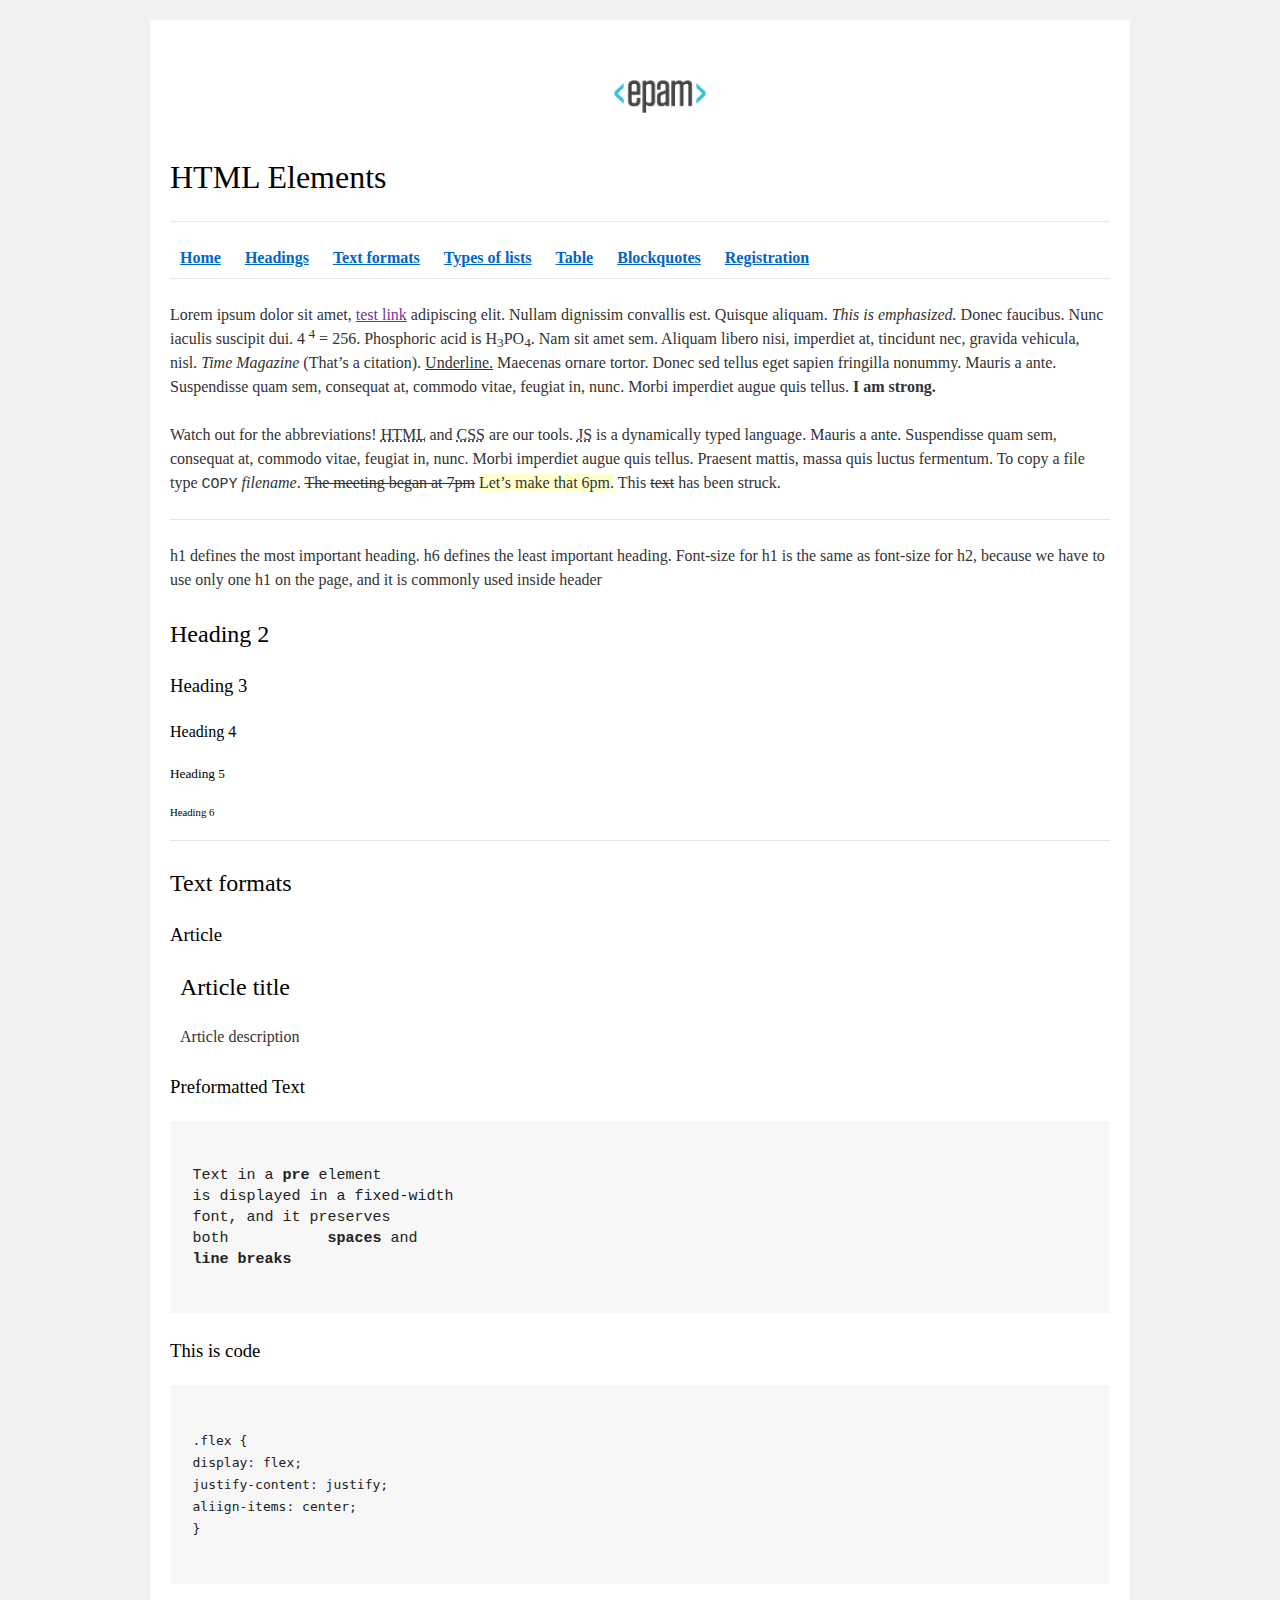
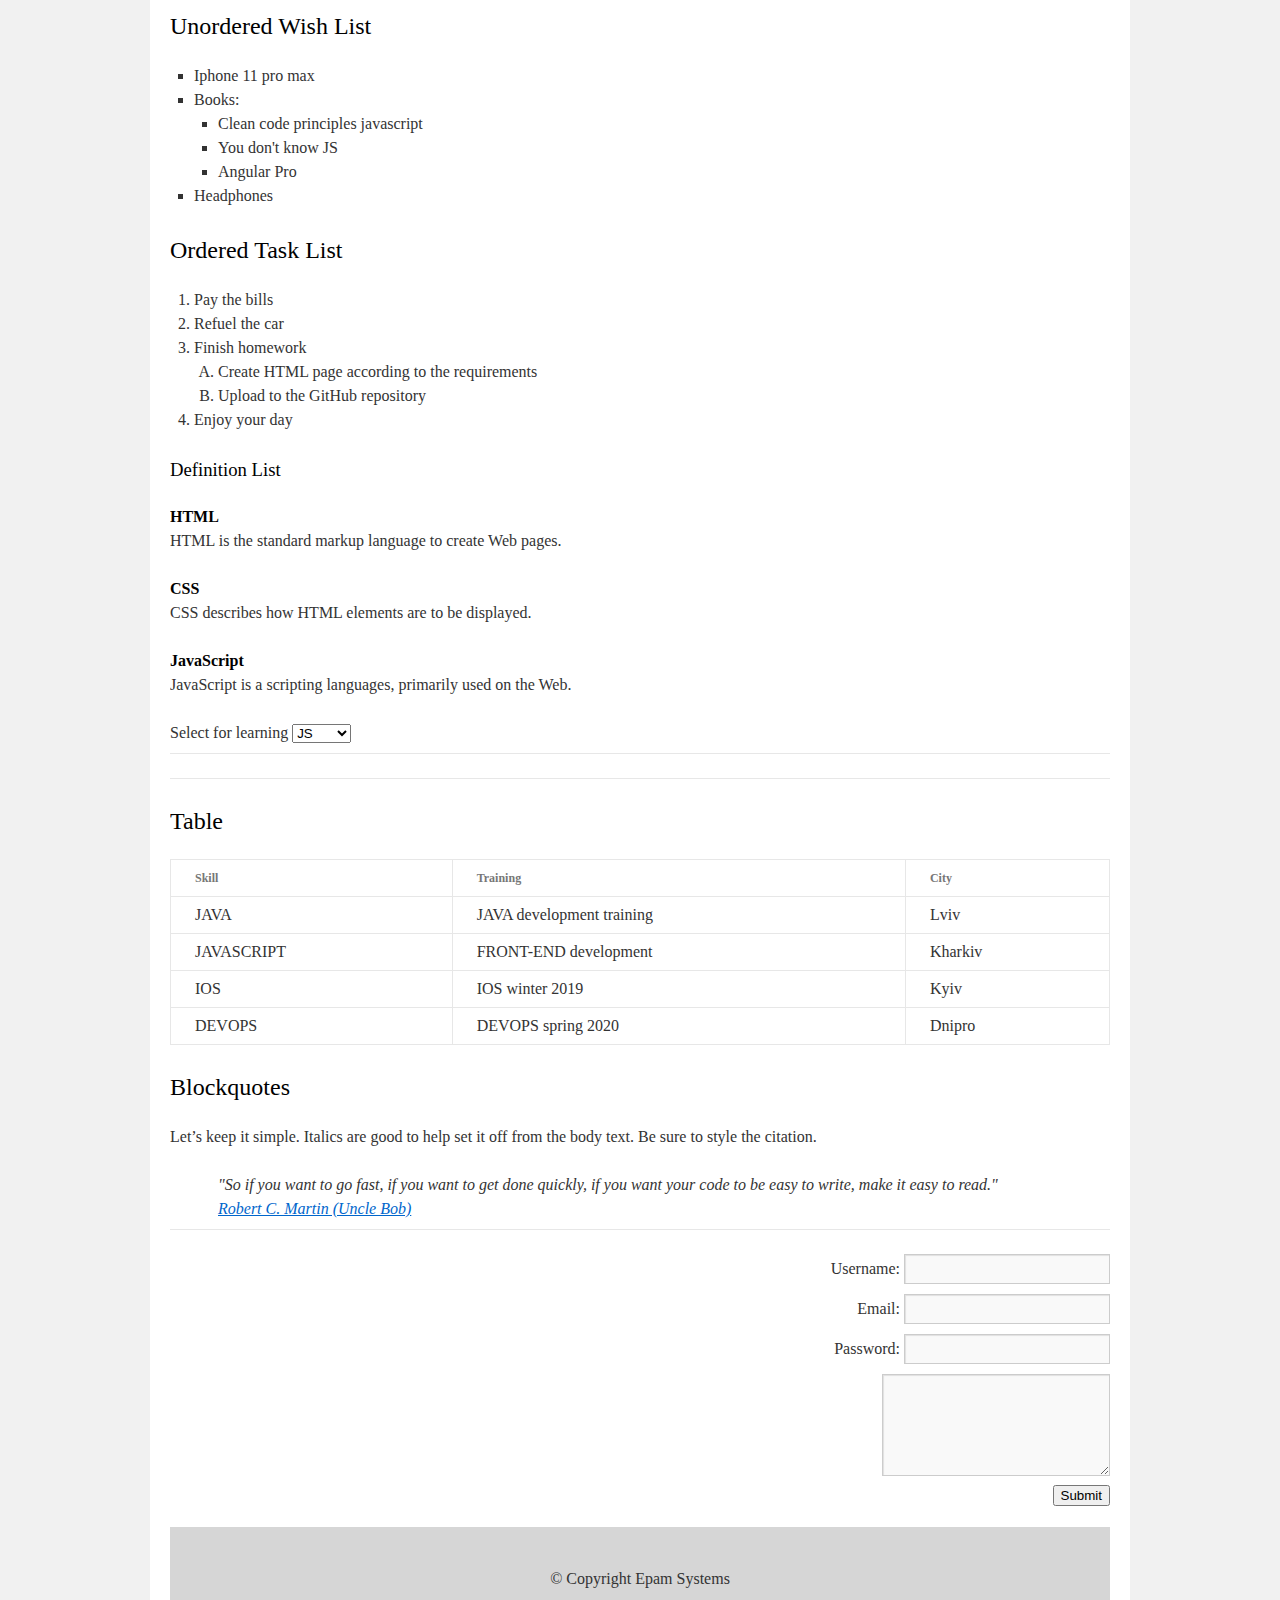
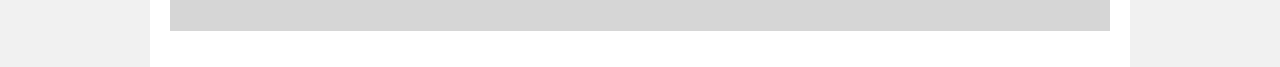
<file: FL12_HW1/homework/index.html>
<!DOCTYPE html>
<html lang="en">

<head>
  <meta charset="utf-8">
  <title>HTML Basics</title>
  <link rel="stylesheet" href="style.css">
</head>

<body>
  <div id="wrapper">
    <div id="main">
      <div id="container">
        <div id="content" role="main">
        <header>
          <img src="logo.png" alt="Logo of Epam">
          <h1>HTML Elements</h1>
          <hr>
          <nav>
            <a href="#home"><b>Home</b></a> 
            <a href="#headings"><b>Headings</b></a> 
            <a href="#textFormats"><b>Text formats</b></a> 
            <a href="#typesLists"><b>Types of lists</b></a> 
            <a href="table"><b>Table</b></a> 
            <a href="blcq"><b>Blockquotes</b></a> 
            <a href="regForm"><b>Registration</b></a> 
          </nav>
          <hr>
        </header>
        <div id="home">
          <p>Lorem ipsum dolor sit amet,
            <a href="">test link</a>
            adipiscing elit.
            Nullam dignissim convallis est. Quisque aliquam.
            <em>This is emphasized.</em>
            Donec faucibus. Nunc iaculis suscipit dui. 
            4<sup> 4</sup> = 256.
            Phosphoric acid is H<sub>3</sub>PO<sub>4</sub>.
            Nam sit amet sem. Aliquam libero nisi, imperdiet at, tincidunt nec, gravida vehicula, nisl.
            <cite>Time Magazine</cite>
            (That’s a citation).
            <u>Underline.</u>
            Maecenas ornare tortor. Donec sed tellus eget sapien fringilla nonummy. Mauris a ante. Suspendisse quam sem, consequat at, commodo vitae, feugiat in, nunc. Morbi imperdiet augue quis tellus.
            <strong>I am strong.</strong>
          </p>
          <p>Watch out for the abbreviations!
            <abbr title="Hyper Text Markup Language">HTML</abbr>
            and
            <abbr title="Cascading Style Sheets">CSS</abbr>
            are our tools.
            <abbr title="JavaScript">JS</abbr>
            is a dynamically typed language.
            Mauris a ante. Suspendisse quam sem, consequat at, commodo vitae, feugiat in, nunc. Morbi imperdiet augue quis tellus. Praesent mattis, massa quis luctus fermentum. To copy a file type
            <kbd>COPY</kbd>
            <em>filename</em>.
            <del>The meeting began at 7pm</del>
            <ins>Let’s make that 6pm.</ins>
            This <s>text</s> has been struck.
          </p>
        </div>
        <hr>
        <div id="headings">
            <p>h1 defines the most important heading. h6 defines the least important heading. 
              Font-size for h1 is the same as font-size for h2, because we have to use only one h1 on the page, and it is commonly used inside header</p>
            <h2>Heading 2</h2>
            <h3>Heading 3</h3>
            <h4>Heading 4</h4>
            <h5>Heading 5</h5>
            <h6>Heading 6</h6>
        </div>
        <hr>
        <section id="textFormats">
            <h2>Text formats</h2>
            <h3>Article</h3>
            <article>
              <header>
                  <h2>Article title</h2>
              </header>
              <p>Article description</p>
            </article>
            <h3>Preformatted Text</h3>
            <pre>

Text in a <strong>pre</strong> element
is displayed in a fixed-width
font, and it preserves
both           <b>spaces</b> and
<b>line breaks</b>

</pre>
            <h3>This is code</h3>
            <pre><code>
.flex {
display: flex;
justify-content: justify;
aliign-items: center;
}

</code></pre>
        </section>
        <section id="typesLists">
          <h2>Unordered Wish List</h2>
            <ul>
              <li>Iphone 11 pro max</li>
              <li>Books:
                <ul>
                  <li>Clean code principles javascript</li>
                  <li>You don't know JS</li>
                  <li>Angular Pro</li>
                </ul>
              </li>
              <li>Headphones</li>
            </ul>
          <h2>Ordered Task List</h2>
            <ol>
              <li>Pay the bills</li>
              <li>Refuel the car</li>
              <li>Finish homework
                <ol type= "A">
                  <li>Create HTML page according to the requirements</li>
                  <li>Upload to the GitHub repository</li>
                </ol>
              </li>
              <li>Enjoy your day</li>
            </ol>
          <h3>Definition List</h3>
          <dl>
            <dt>HTML</dt>
            <dd>HTML is the standard markup language to create Web pages.
            <dt>CSS</dt>
            <dd>CSS describes how HTML elements are to be displayed.</dd>
            <dt>JavaScript</dt>
            <dd>JavaScript is a scripting languages, primarily used on the Web.</dd>
          </dl>
          <span>Select for learning</span>
          <select>
              <option value="js">JS</option>
              <option value="html">HTML</option>
              <option value="css">CSS</option>
            </select>
        </section>  
        <hr>
        <hr>
        <section id="table">
          <h2>Table</h2>
          <table>
              <tr>
                <th>Skill</th>
                <th>Training</th>
                <th>City</th>
              </tr>
              <tr>
                <td>JAVA</td>
                <td>JAVA development training</td>
                <td>Lviv</td>
              </tr>
              <tr>
                <td>JAVASCRIPT</td>
                <td>FRONT-END development</td>
                <td>Kharkiv</td>
              </tr>
              <tr>
                <td>IOS</td>
                <td>IOS winter 2019</td>
                <td>Kyiv</td>
              </tr>
              <tr>
                <td>DEVOPS</td>
                <td>DEVOPS spring 2020</td>
                <td>Dnipro</td>
              </tr>
            </table>
        </section> 
        <section id="blcq">
          <h2>Blockquotes</h2>
          <p>Let’s keep it simple. Italics are good to help set it off from the body text. Be sure to style the citation.</p>
          <blockquote>"So if you want to go fast, if you want to get done quickly, if you want your code to be easy to write, make it easy to read."
            <br> <a href="#">Robert C. Martin (Uncle Bob)</a> 
          </blockquote>
        </section>
        <hr>
        <div id="regForm">
          <form>
            <fieldset>
              Username: <input type="text"><br>
              Email: <input type="text"><br>
              Password: <input type="text"><br>
              <textarea cols="23" rows="4"></textarea>
            </fieldset>
            <button type="submit">Submit</button>  
          </form>
        </div>
        <footer>
            &copy; Copyright Epam Systems
        </footer>
        </div>
      </div>
    </div>
  </div>
</body>

</html>
</file>
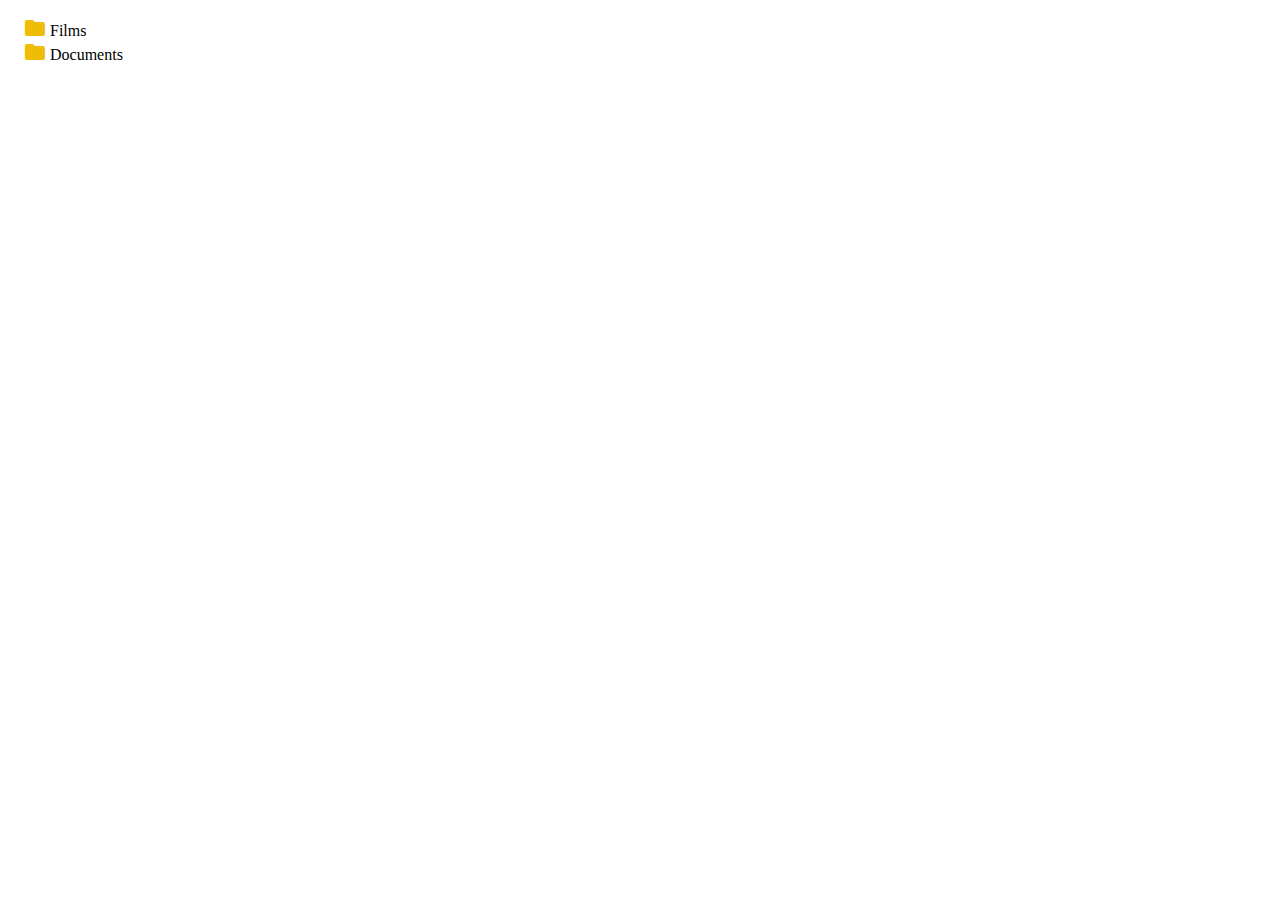
<file: FL12_HW11/homework/index.html>
<!-- DO NOT MODIFY THIS FILE -->
<!DOCTYPE html>
<html lang="en">
<head>
  <meta charset="UTF-8">
  <title>Homework 11 - DOM</title>
  <link rel="stylesheet" href="material-icons/material-icons.css">
  <link rel="stylesheet" href="styles.css">
</head>
<body>
  <div id="root"></div>
  <script src="app.js"></script>
</body>
</html>
</file>
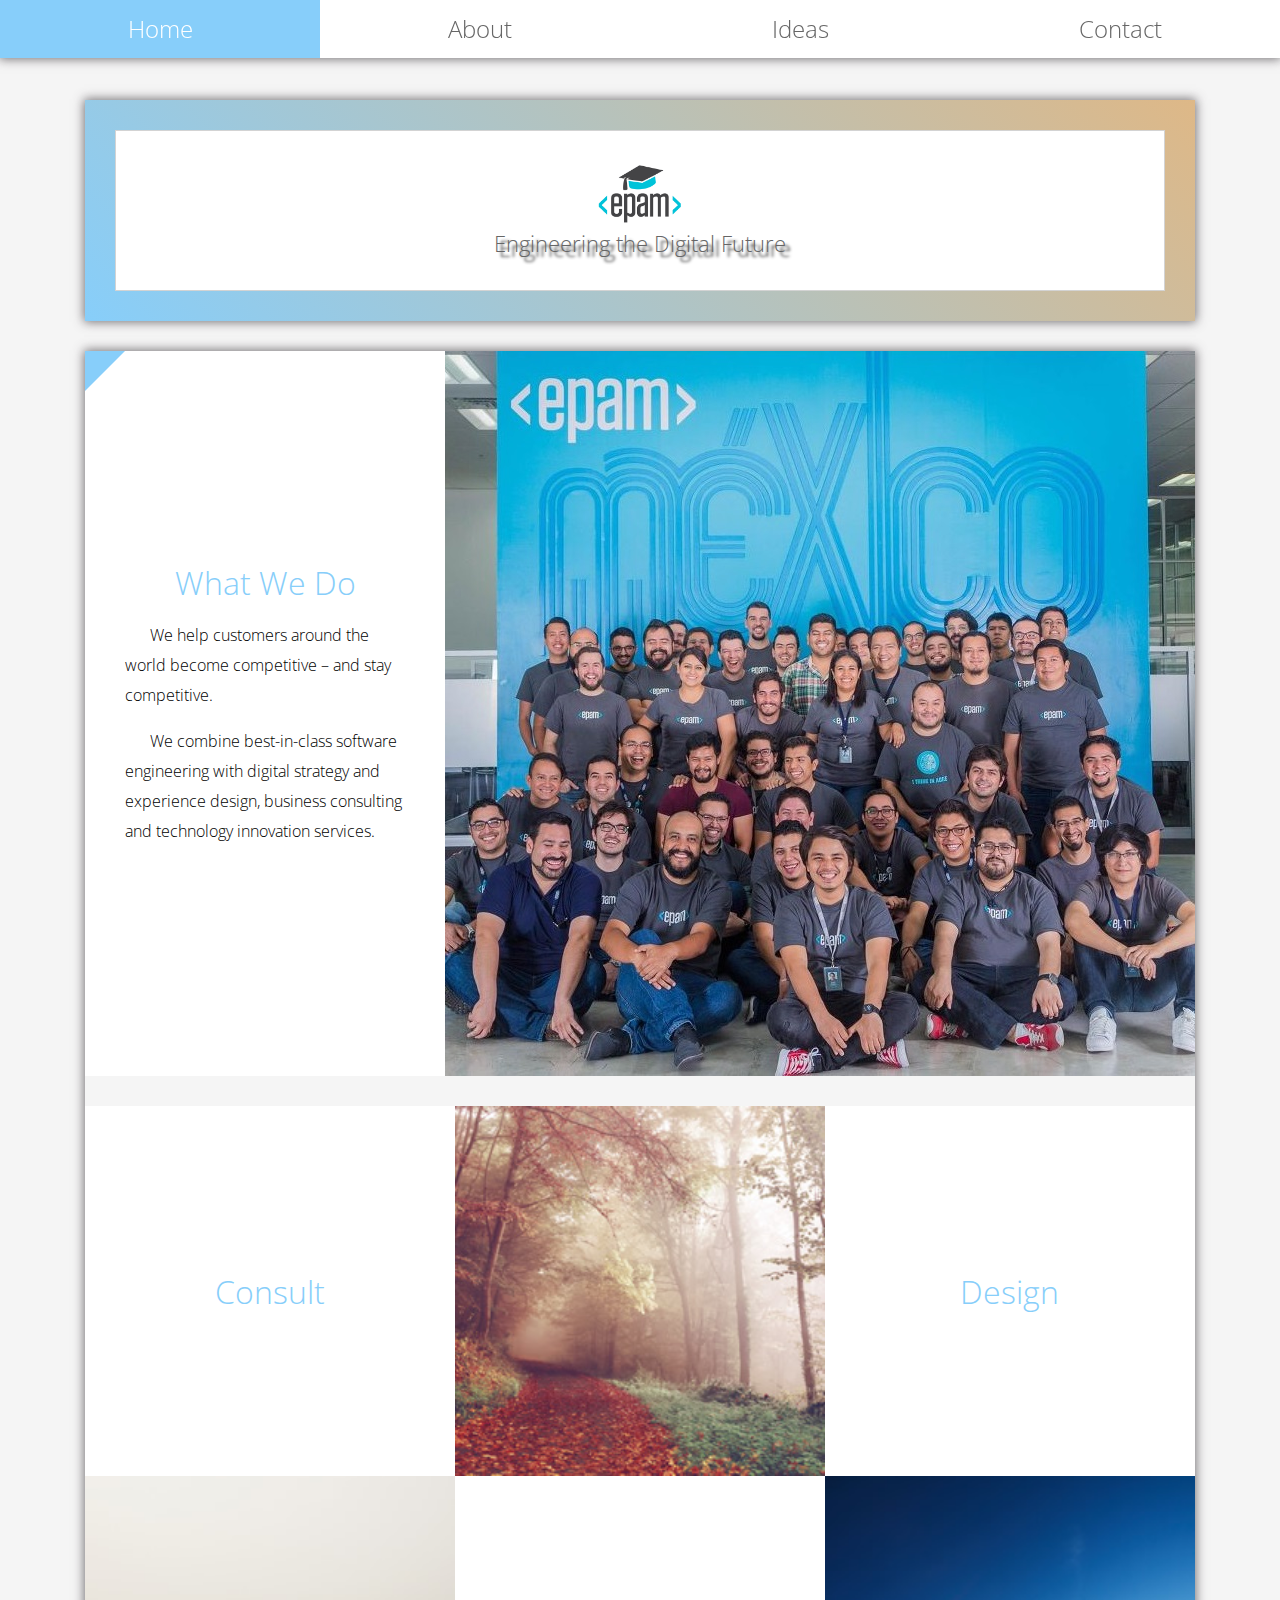
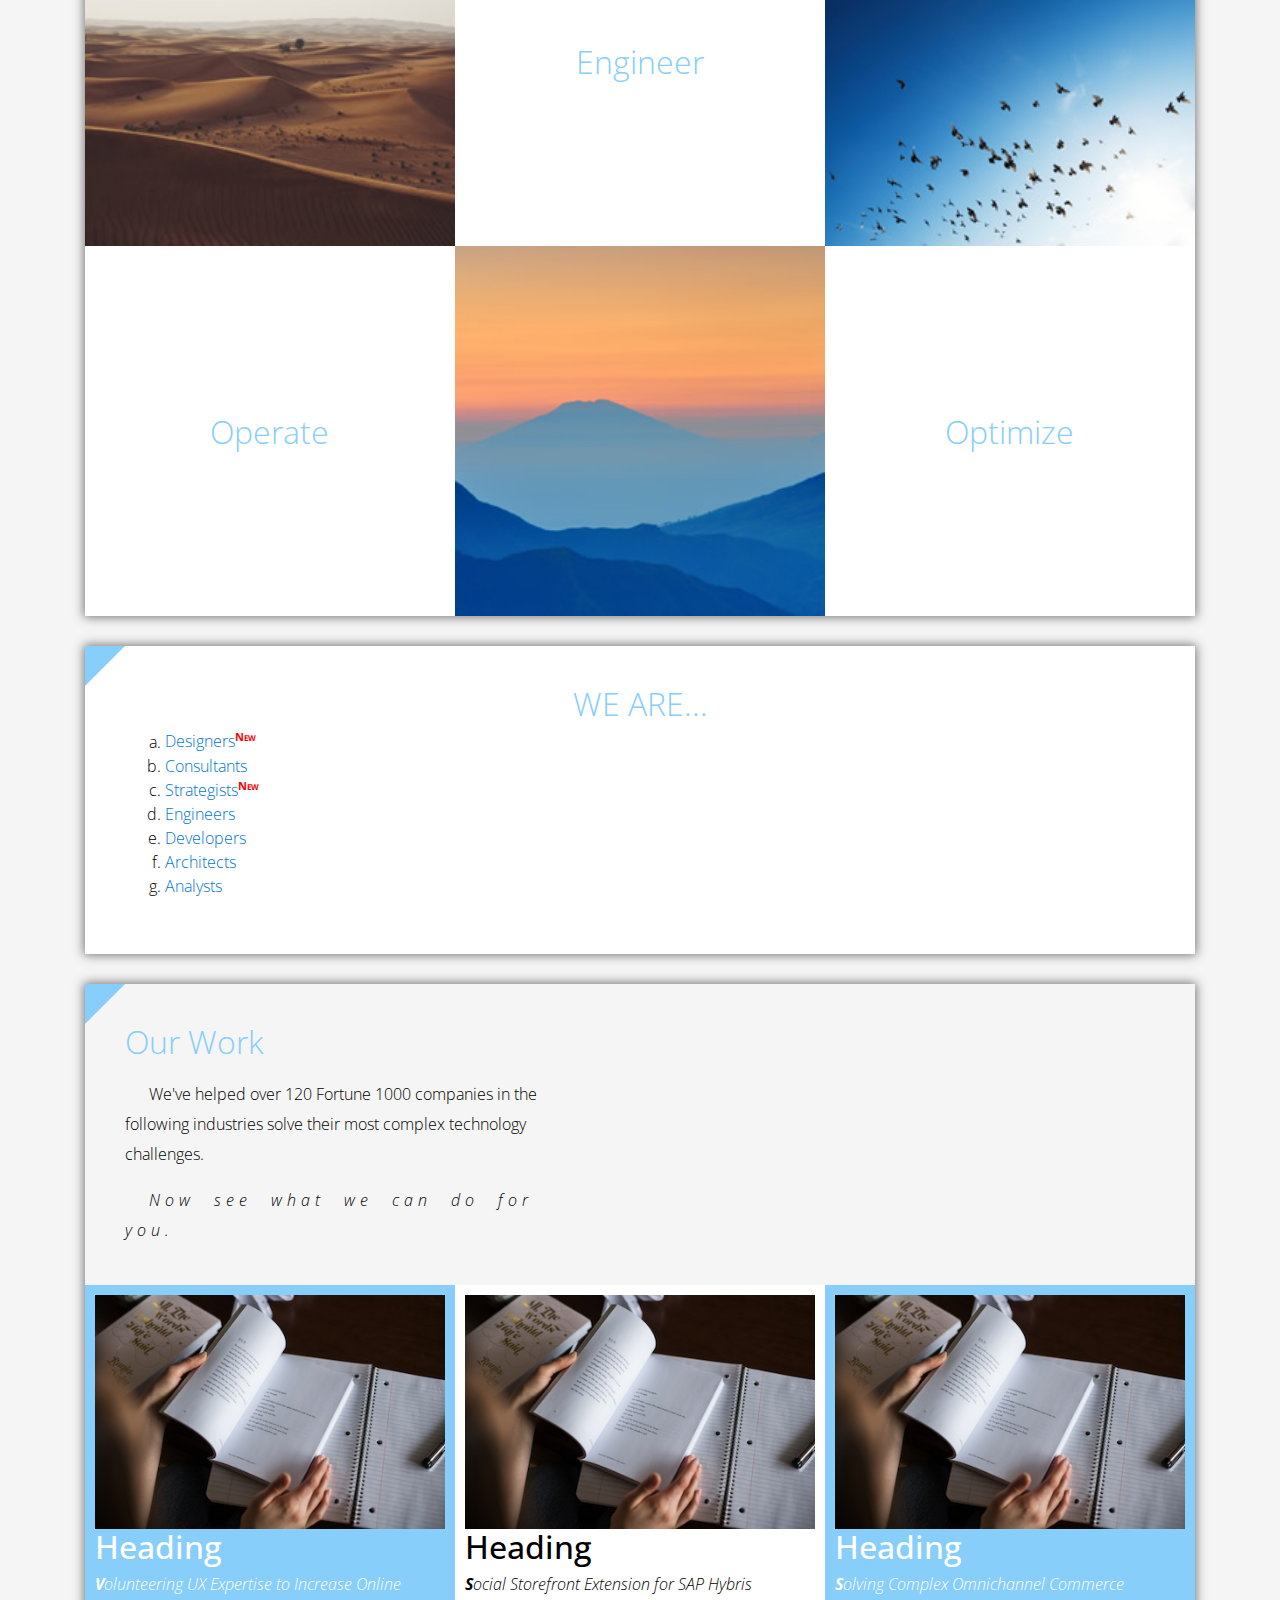
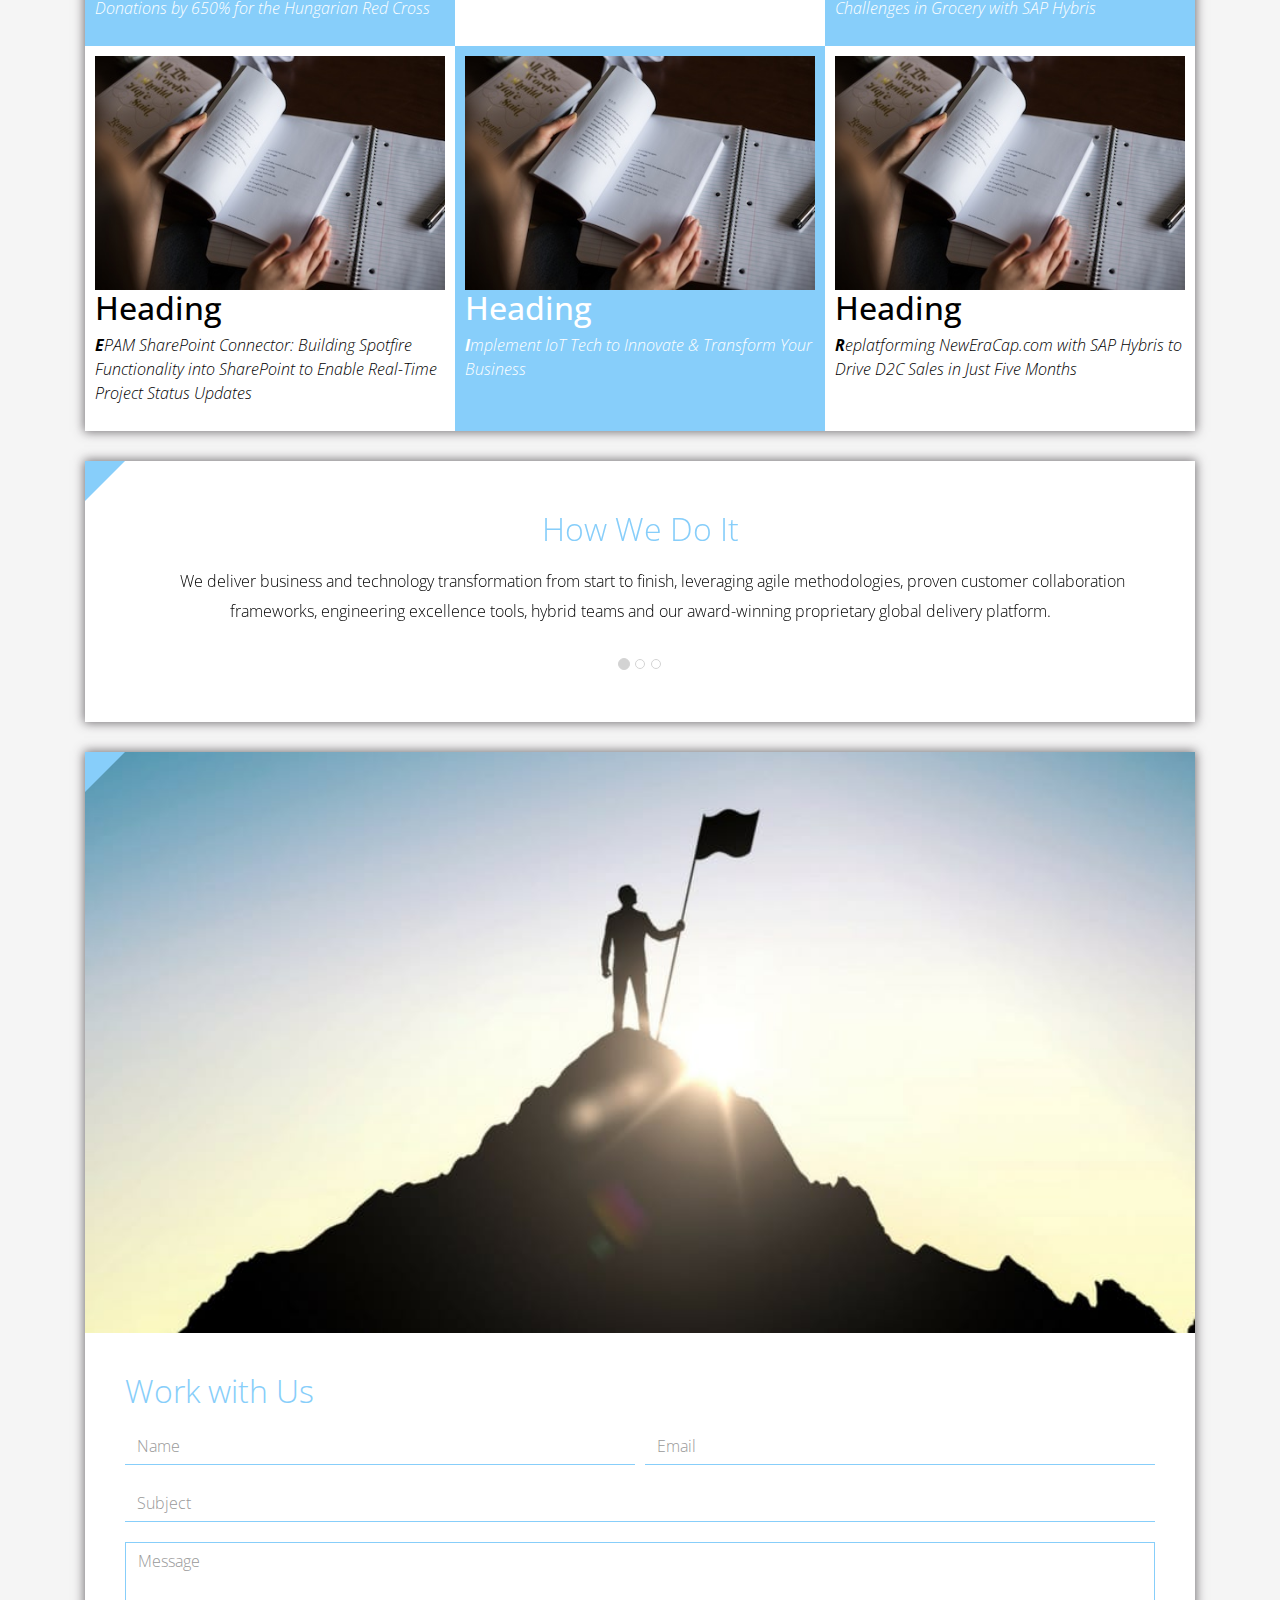
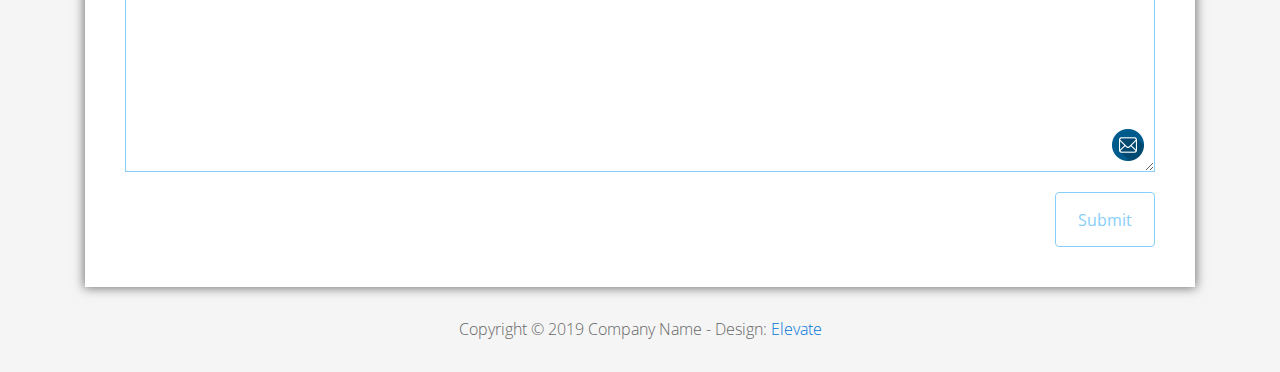
<file: FL12_HW2/homework/index.html>
<!DOCTYPE html>
<html lang="en">
<head>
  <meta charset="utf-8">
  <meta http-equiv="X-UA-Compatible" content="IE=edge">
  <meta name="viewport" content="width=device-width, initial-scale=1">

  <title>CSS Basics HW</title>



  <!-- load stylesheets -->
  <link rel="stylesheet" href="http://fonts.googleapis.com/css?family=Open+Sans:300,400">
  <!-- Google web font "Open Sans" -->
  <link rel="stylesheet" href="css/bootstrap.min.css">
  <!-- Bootstrap style -->
  <link rel="stylesheet" href="css/general.css">
  <link rel="stylesheet" href="css/style.css">
  <!-- Templatemo style -->
</head>

<body>
<div class="container">

  <div class="tm-sidebar">
    <nav class="tm-main-nav">
      <ul>
        <li class="tm-nav-item"><a href="#home" class="tm-nav-item-link">Home</a></li>
        <li class="tm-nav-item"><a href="#about" class="tm-nav-item-link">About</a></li>
        <li class="tm-nav-item"><a href="#ideas" class="tm-nav-item-link">Ideas</a></li>
        <li class="tm-nav-item"><a href="#contact" class="tm-nav-item-link">Contact</a></li>
      </ul>
    </nav>
  </div>

  <div class="tm-main-content">

    <div id="home" class="tm-content-box tm-content-header margin-b-10">
      <div class="tm-banner">
        <div class="tm-banner-inner">
          <img src="img/epam_logo.png" width="100" alt="">
          <p class="tm-banner-text">Engineering the Digital Future</p>
        </div>
      </div>
    </div>

    <section>
      <div class="tm-content-box flex-2-col">

        <div class="padding-medium flex-item tm-team-description-container flex-item">
          <h2 class="tm-section-title">What We Do</h2>
          <p class="tm-section-description">We help customers around the world become competitive – and stay competitive.</p>
          <p class="tm-section-description"> We combine best-in-class software engineering with digital strategy and experience design, business consulting and technology innovation services.</p>
        </div>
        <div class="flex-item tm-team-img">
          <img src="img/epam-mexico.jpg" alt="epam-mexico">
        </div>

      </div>

      <div id="about" class="tm-content-box">

        <ul class="boxes gallery-container">
          <li class="box box-bg">
            <h2 class="tm-section-title tm-section-title-box tm-box-bg-title">Consult</h2>
          </li>
          <li class="box">
            <a href="img/idea-large-01.jpg">
              <img src="img/idea-01.jpg" alt="Image" class="img-fluid thumbnail box-img">
            </a>
          </li>
          <li class="box box-bg">
            <h2 class="tm-section-title tm-section-title-box tm-box-bg-title">Design</h2>
          </li>
          <li class="box">
            <a href="img/idea-large-02.jpg">
              <img src="img/idea-02.jpg" alt="Image" class="img-fluid thumbnail box-img">
            </a>
          </li>
          <li class="box box-bg">
            <h2 class="tm-section-title tm-section-title-box tm-box-bg-title">Engineer</h2>
          </li>
          <li class="box">
            <a href="img/idea-large-03.jpg">
              <img src="img/idea-03.jpg" alt="Image" class="img-fluid thumbnail box-img">
            </a>
          </li>
          <li class="box box-bg">
            <h2 class="tm-section-title tm-section-title-box tm-box-bg-title">Operate</h2>
          </li>
          <li class="box">
            <a href="img/idea-large-04.jpg">
              <img src="img/idea-04.jpg" alt="Image" class="img-fluid thumbnail box-img">
            </a>
          </li>
          <li class="box box-bg">
            <h2 class="tm-section-title tm-section-title-box tm-box-bg-title">Optimize</h2>
          </li>
        </ul>

      </div>

    </section>

    <!-- slider -->
    <section class="heading tm-content-box">
      <div class="padding-medium">
        <h2> WE ARE...</h2>
        <ol>
          <li><a href="index.html" class="text">Designers</a></li>
          <li><a href="index.html">Consultants</a></li>
          <li><a href="#" class="text">Strategists</a></li>
          <li><a href="#">Engineers</a></li>
          <li><a href="#">Developers</a></li>
          <li><a href="#">Architects</a></li>
          <li><a href="#">Analysts</a></li>
        </ol>
      </div>
    </section>

    <section class="blocks">
      <div class="padding-medium flex-item tm-team-description-container">
        <h2 class="tm-section-title">Our Work</h2>
        <p class="tm-section-description">We've helped over 120 Fortune 1000 companies in the following industries solve their most complex technology challenges. </p>
        <p class="tm-section-description"> Now see what we can do for you.</p>
      </div>
      <div class="tm-content-box flex-2-col">
      </div>
      <div  class="tm-content-box">
        <ul class="boxes gallery-container">
          <li class="box box-work">
            <img src="img/study.jpeg" alt="Image" class="img-fluid">
            <div>
              <h2>Heading</h2>
              <p>Volunteering UX Expertise to Increase Online Donations by 650% for the Hungarian Red Cross</p>
            </div>
          </li>
          <li class="box box-work">
            <img src="img/study.jpeg" alt="Image" class="img-fluid">
            <div>
              <h2>Heading</h2>
              <p>Social Storefront Extension for SAP Hybris</p>
            </div>
          </li>
          <li class="box box-work">
            <img src="img/study.jpeg" alt="Image" class="img-fluid">
            <div>
              <h2>Heading</h2>
              <p>Solving Complex Omnichannel Commerce Challenges in Grocery with SAP Hybris</p>
            </div>
          </li>
          <li class="box box-work">
            <img src="img/study.jpeg" alt="Image" class="img-fluid">
            <div>
              <h2>Heading</h2>
              <p>EPAM SharePoint Connector: Building Spotfire Functionality into SharePoint to Enable Real-Time Project Status Updates</p>
            </div>
          </li>
          <li class="box box-work">
            <img src="img/study.jpeg" alt="Image" class="img-fluid">
            <div>
              <h2>Heading</h2>
              <p>Implement IoT Tech to Innovate &amp; Transform Your Business</p>
            </div>
          </li>
          <li class="box box-work">
            <img src="img/study.jpeg" alt="Image" class="img-fluid">
            <div>
              <h2>Heading</h2>
              <p>Replatforming NewEraCap.com with SAP Hybris to Drive D2C Sales in Just Five Months</p>
            </div>
          </li>
        </ul>

      </div>
    </section>

    <section id="ideas">
      <div id="tmCarousel" class="carousel slide tm-content-box" data-ride="carousel">

        <ol class="carousel-indicators">
          <li data-target="#tmCarousel" data-slide-to="0" class="active"></li>
          <li data-target="#tmCarousel" data-slide-to="1" class=""></li>
          <li data-target="#tmCarousel" data-slide-to="2" class=""></li>
        </ol>

        <div class="carousel-inner" role="listbox">

          <div class="carousel-item active">
            <div class="carousel-content">
              <div class="flex-item">
                <h2 class="tm-section-title">How We Do It</h2>
                <p class="tm-section-description carousel-description">We deliver business and technology transformation from start to finish, leveraging agile methodologies, proven customer collaboration frameworks, engineering excellence tools, hybrid teams and our award-winning proprietary global delivery platform.</p>
              </div>
            </div>
          </div>

          <div class="carousel-item">
            <div class="carousel-content">
              <div class="flex-item">
                <h2 class="tm-section-title">Our Clients</h2>
                <p class="tm-section-description carousel-description">Lorem ipsum dolor sit amet,
                  consectetur adipiscing elit. Quisque vel nisi pharetra nibh varius pharetra ac
                  sagittis nisi. Etiam pharetra vestibulum hendrerit. Pellentesque interdum metus
                  sed massa rutrum.</p>
              </div>
            </div>
          </div>

          <div class="carousel-item">
            <div class="carousel-content">
              <div class="flex-item">
                <h2 class="tm-section-title">Our Projects</h2>
                <p class="tm-section-description carousel-description">Donec ex libero, fringilla
                  vitae purus sit amet, rhoncus pharetra lorem. Pellentesque id sem id lacus
                  ultricies vehicula. Aliquam rutrum mi non. Pellentesque interdum metus sed massa
                  rutrum.</p>
              </div>
            </div>
          </div>

        </div>

      </div>
    </section>

    <section class="tm-content-box">
      <img src="img/contact-us.jpg" alt="Contact image" class="img-fluid img-contact-us">

      <div id="contact" class="padding-medium">
        <h2 class="tm-section-title">Work with Us</h2>
        <form action="#contact" method="get" class="contact-form">

          <div class="form-group col-xs-12 col-sm-12 col-md-6 col-lg-6 form-group-2-col-left">
            <input type="text" id="contact_name" name="contact_name" class="form-control"
                   placeholder="Name" required/>
          </div>
          <div class="form-group col-xs-12 col-sm-12 col-md-6 col-lg-6 form-group-2-col-right mandatory-field">
            <input type="email" id="contact_email" name="contact_email" class="form-control"
                   placeholder="Email" required/>
          </div>
          <div class="form-group">
            <input type="text" id="contact_subject" name="contact_subject" class="form-control"
                   placeholder="Subject" required/>
          </div>
          <div class="form-group">
            <textarea id="contact_message" name="contact_message" class="form-control" rows="9"
                      placeholder="Message" required></textarea>
          </div>

          <button type="submit" class="btn btn-primary submit-btn">Submit</button>

        </form>
      </div>
    </section>

    <footer class="tm-footer">
      <p class="text-xs-center">Copyright &copy; 2019 Company Name

        - Design: <a rel="nofollow" href="http://www.templatemo.com/tm-481-elevate"
                     target="_parent">Elevate</a></p>
    </footer>

  </div>

</div>

</body>
</html>
</file>
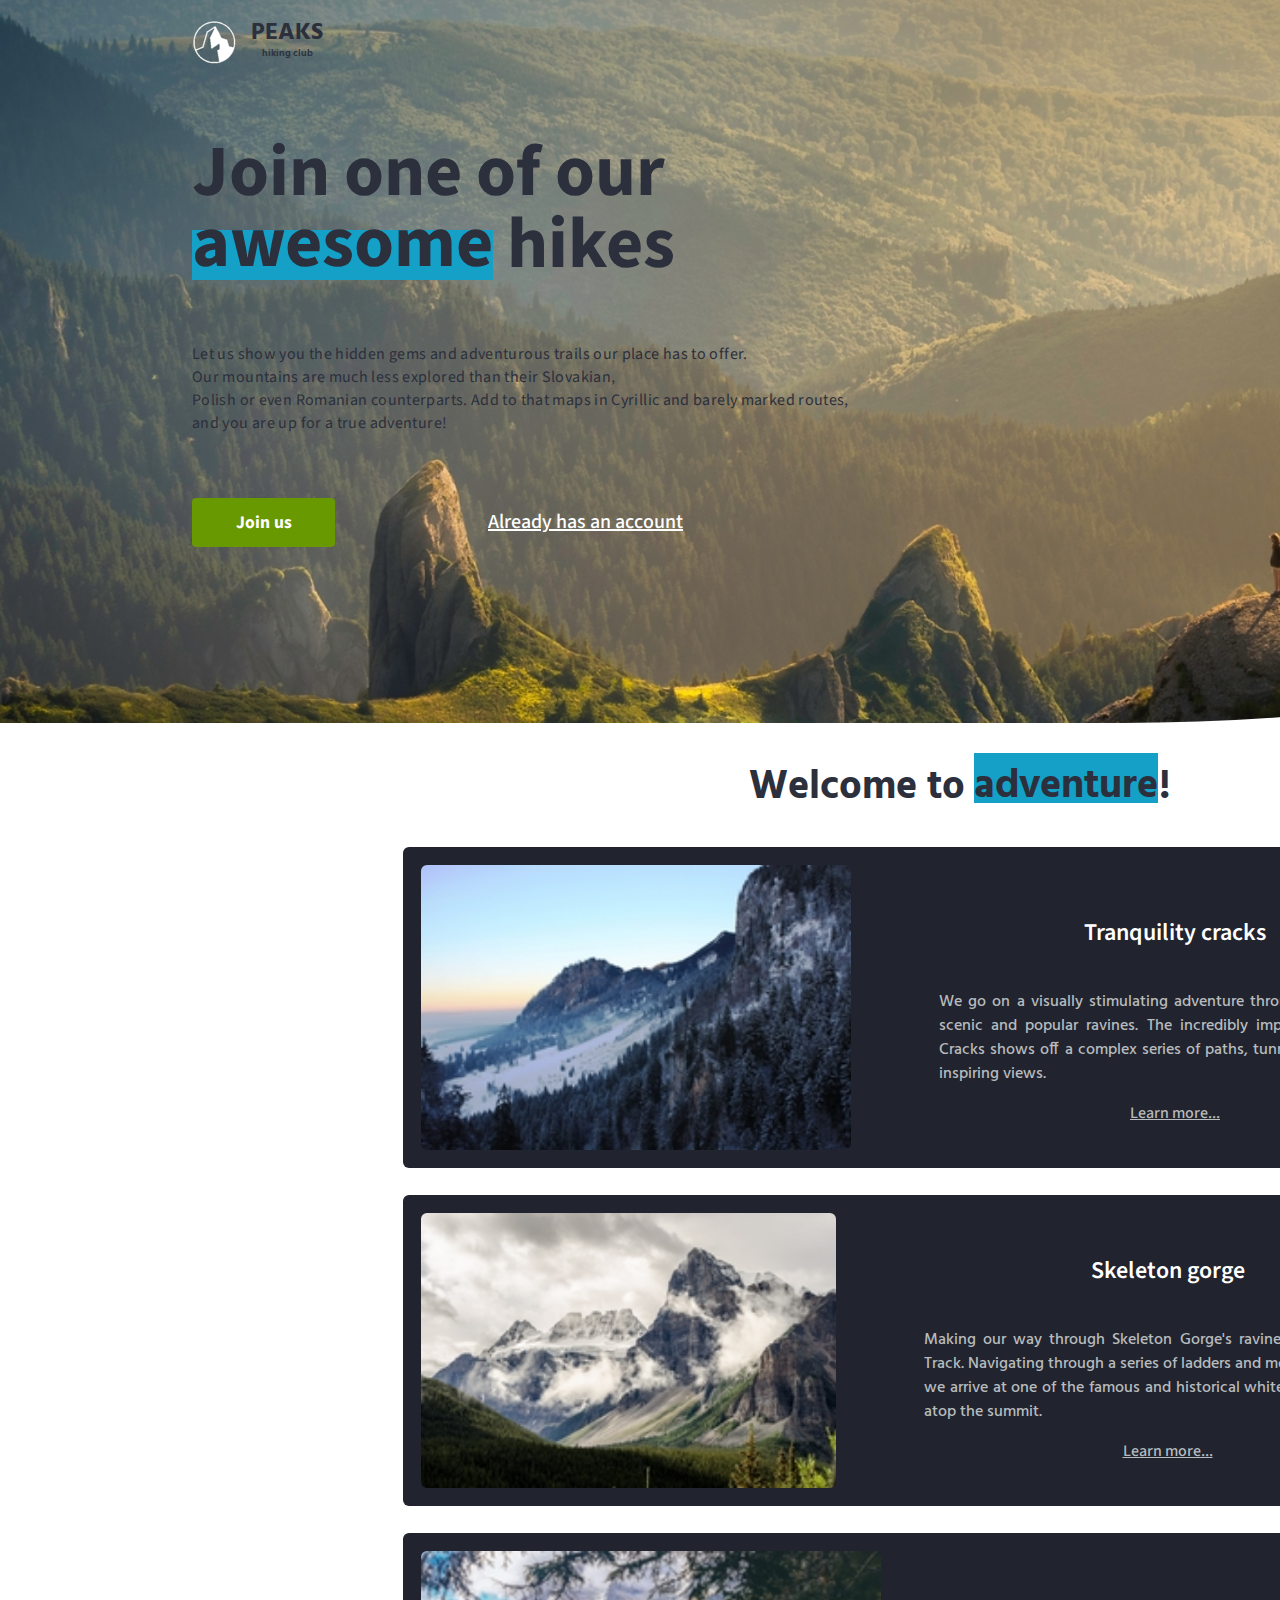
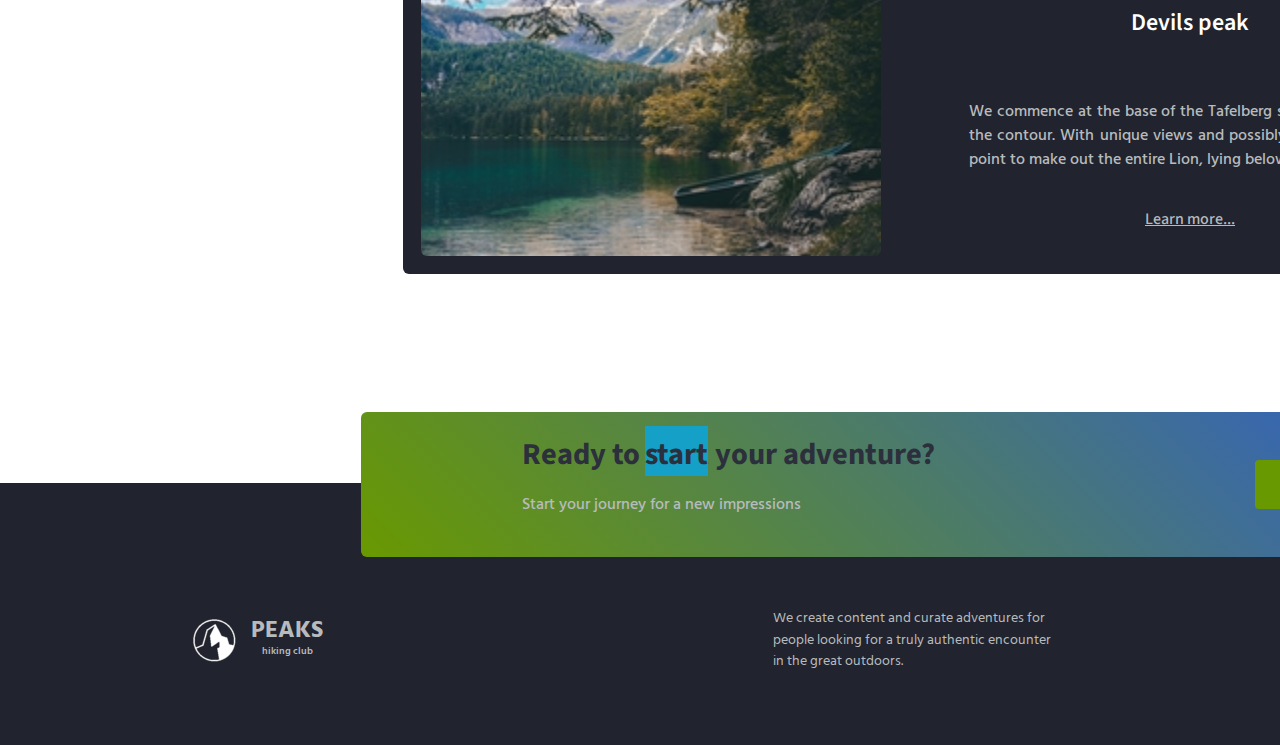
<file: FL12_HW3/homework/index.html>
<!DOCTYPE html>
<html lang="en">

<head>
    <meta charset="UTF-8">
    <meta name="viewport" content="width=device-width, initial-scale=1.0">
    <meta http-equiv="X-UA-Compatible" content="ie=edge">
    <link href="https://fonts.googleapis.com/css?family=Hind:400,600%7CSource+Sans+Pro:400,600,700%7CFresca"
          rel="stylesheet"/>

    <!-- Styles should be switched here: -->

    <link rel="stylesheet" type="text/css" href="css/style1.css">
    <!--     <link rel="stylesheet" type="text/css" href="css/style2.css">-->

    <title>PEAKS hiking club</title>
</head>

<body>
<header class="header">
    <div class="header-wrap">
        <div class="landing-logo">
            <img src="img/m-logo.png" alt="logo"/>
            <p>PEAKS<span>hiking club</span></p>
        </div>
        <p class="header_heading">
            Join one of our awesome hikes
        </p>
        <p class="header_text">
            Let us show you the hidden gems and adventurous trails our place has to offer.
            Our mountains are much less explored than their Slovakian,
            Polish or even Romanian counterparts. Add to that maps in Cyrillic and barely marked routes,
            and you are up for a true adventure!
        </p>
        <div>
            <button class="header_button">Join us</button>
            <a href="#" class="login">Already has an account</a>
        </div>
    </div>
</header>
<main class="section">
    <p class="section_text">
        Welcome to adventure!
    </p>
    <div class="section_card_wrap">
        <div class="section_card">
            <img class="section_card_img"
                 src="img/m-1.jpg"
                 alt="experts"/>
            <div class="section_card_right_container">
                <p class="section_card_heading">
                    Tranquility cracks
                </p>
                <p class="section_card_text">
                    We go on a visually stimulating adventure through some of most scenic and popular ravines.
                    The incredibly impressive Tranquility Cracks shows off a complex series of paths, tunnel ways and
                    awe-inspiring views.
                </p>
                <a href="#" class="section_link">Learn more...</a>
            </div>
        </div>
        <div class="section_card">
            <img class="section_card_img"
                 src="img/m-2.jpg"
                 alt="content formats"/>
            <div class="section_card_right_container">
                <p class="section_card_heading">
                    Skeleton gorge
                </p>
                <p class="section_card_text">
                    Making our way through Skeleton Gorge's ravine, along the Smuts Track.
                    Navigating through a series of ladders and mossy river boulders, we arrive at one of the famous and
                    historical white beach sand dams atop the summit.
                </p>
                <a href="#" class="section_link">Learn more...</a>
            </div>
        </div>
        <div class="section_card">
            <img class="section_card_img"
                 src="img/m-3.jpg"
                 alt="certificate"/>
            <div class="section_card_right_container">
                <p class="section_card_heading">
                    Devils peak
                </p>
                <p class="section_card_text">
                    We commence at the base of the Tafelberg start point walking the contour.
                    With unique views and possibly the best vantage point to make out the entire Lion, lying below Table
                    Mountain.
                </p>
                <a href="#" class="section_link">Learn more...</a>
            </div>
        </div>
    </div>
    <div class="section_banner">
        <div class="section_banner_text_wrap">
            <p class="section_banner_heading">
                Ready to start your adventure?
            </p>
            <p class="section_banner_text">
                Start your journey for a new impressions
            </p>
        </div>
        <button class="section_banner_button">Join us</button>
    </div>
</main>
<footer class="footer">
    <div class="footer-wrap">
        <div class="footer_logo landing-logo">
            <img src="img/m-logo.png" alt="logo"/>
            <p>PEAKS<span>hiking club</span></p>
        </div>
        <p class="footer_text">
            We create content and curate adventures for people looking for a truly authentic encounter in the great
            outdoors.
        </p>
        <span class="footer-cr">
          &copy; 2019 by PEAKS hiking club
        </span>
    </div>
</footer>
</body>

</html>
</file>
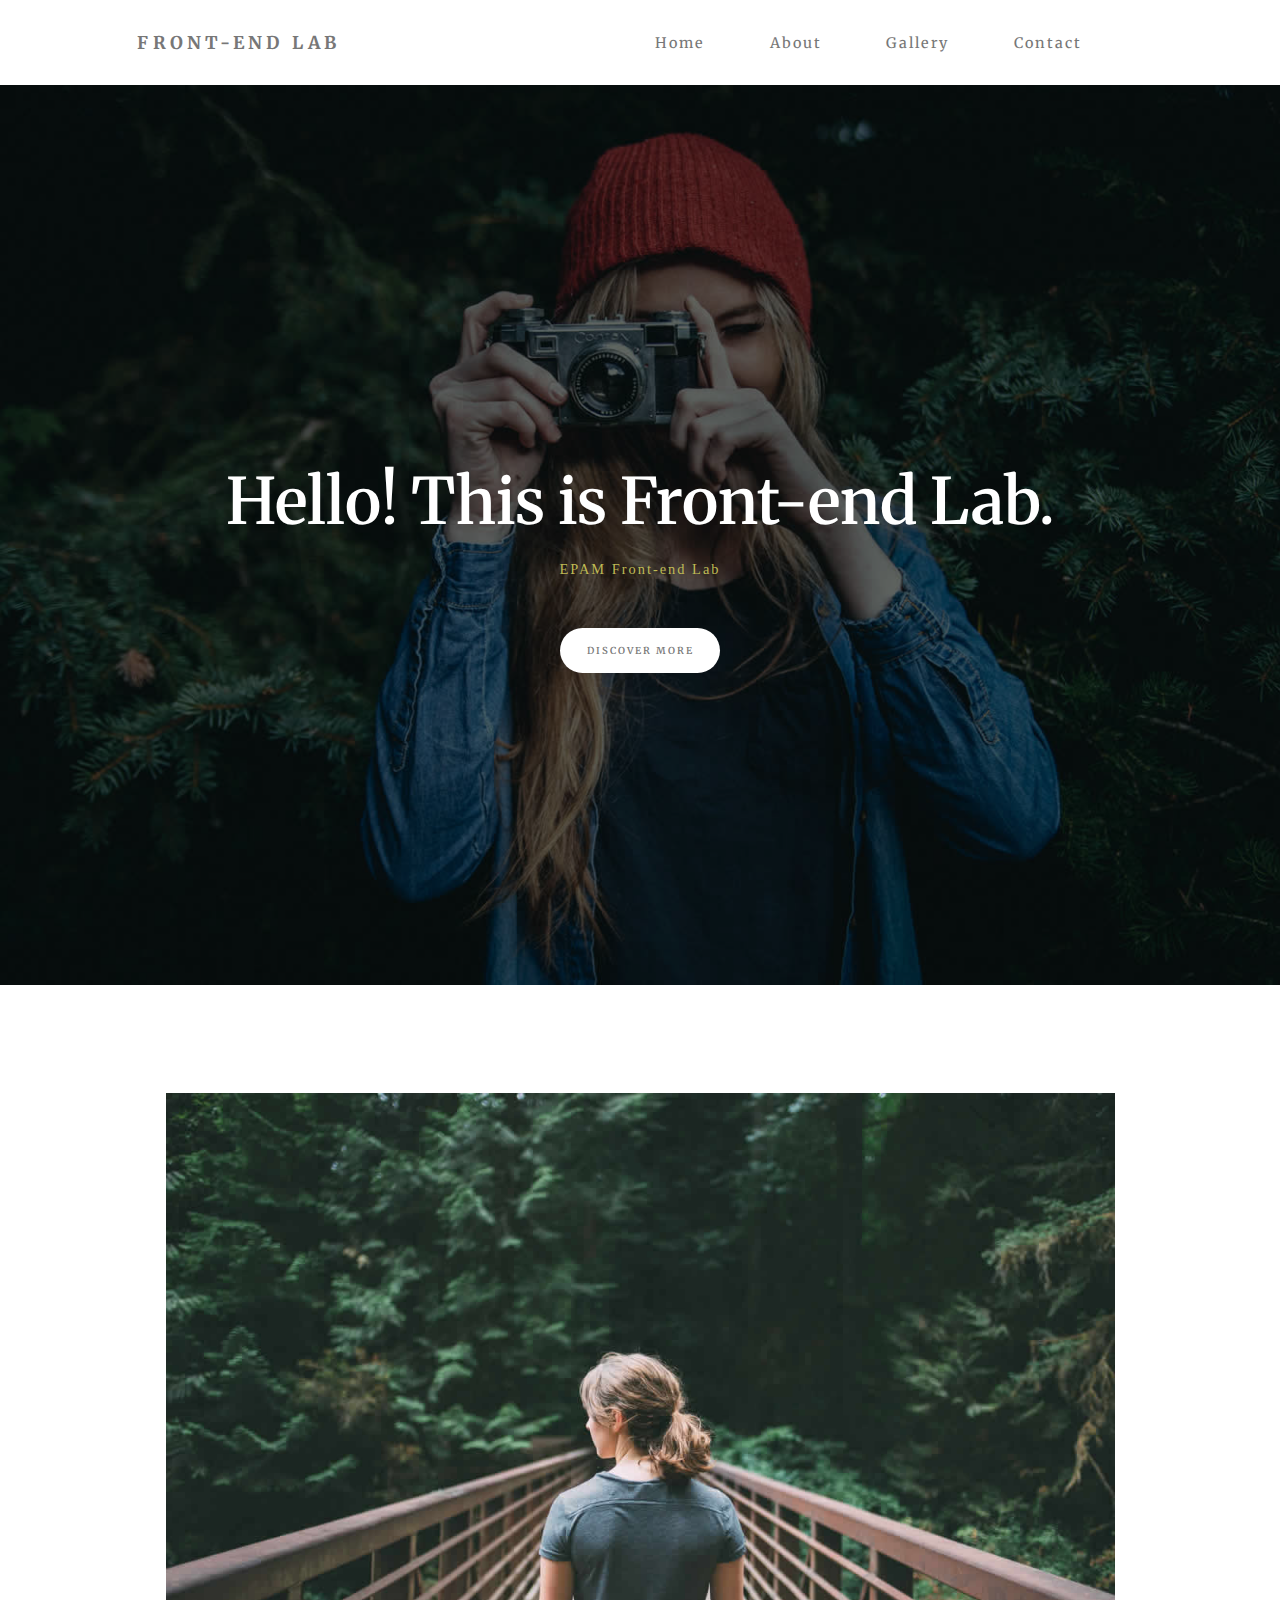
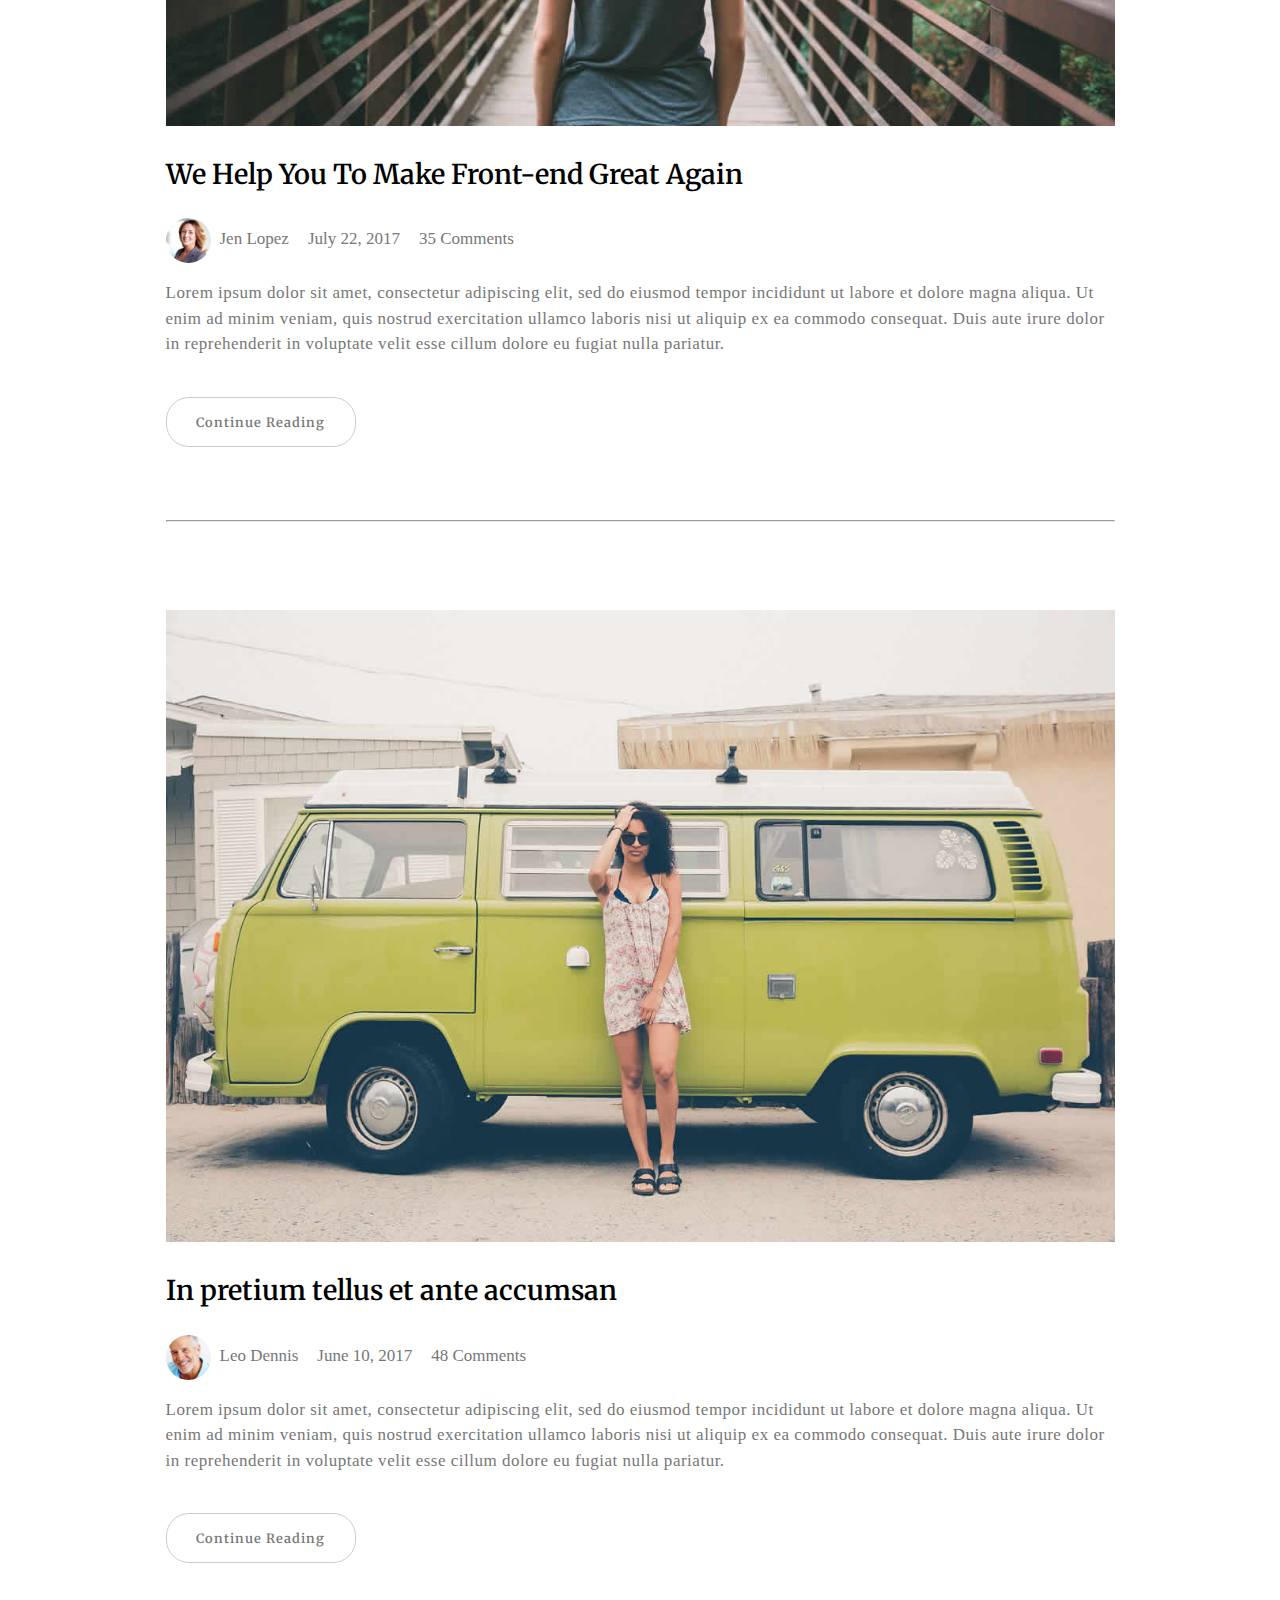
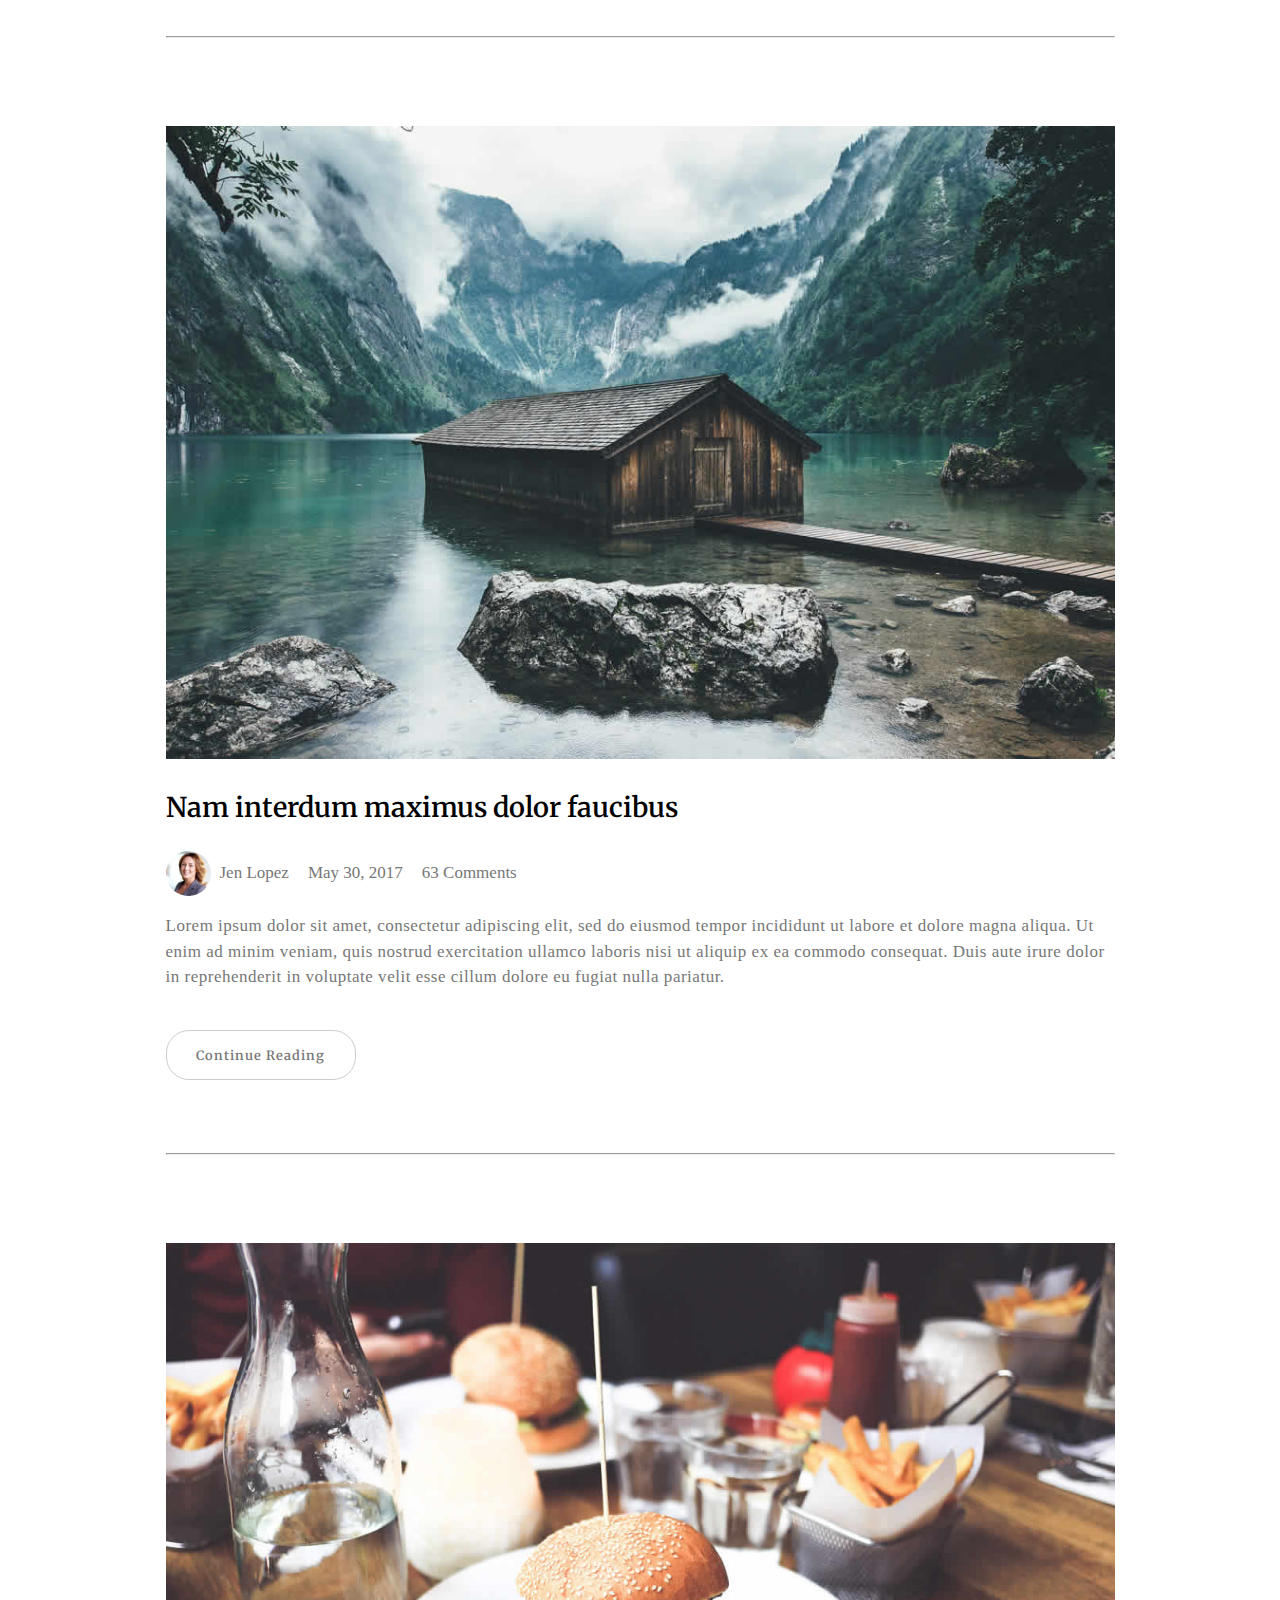
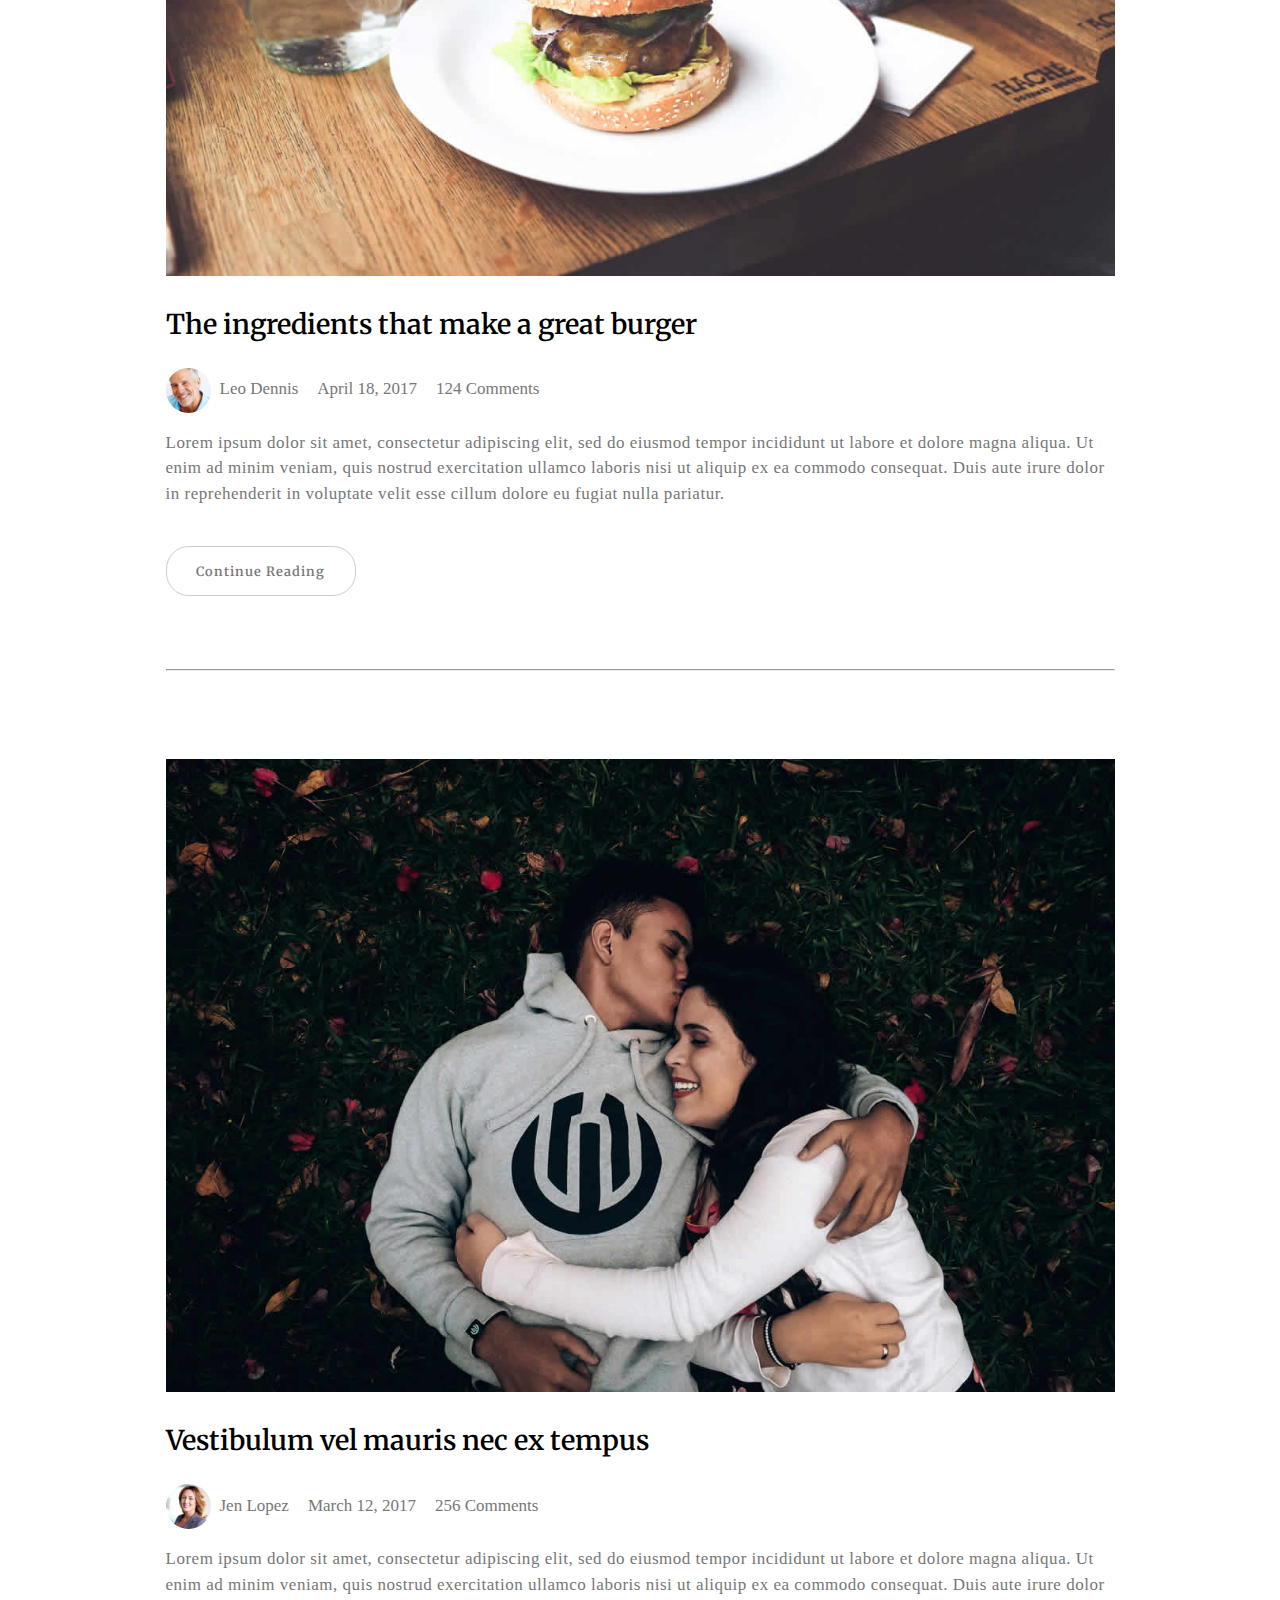
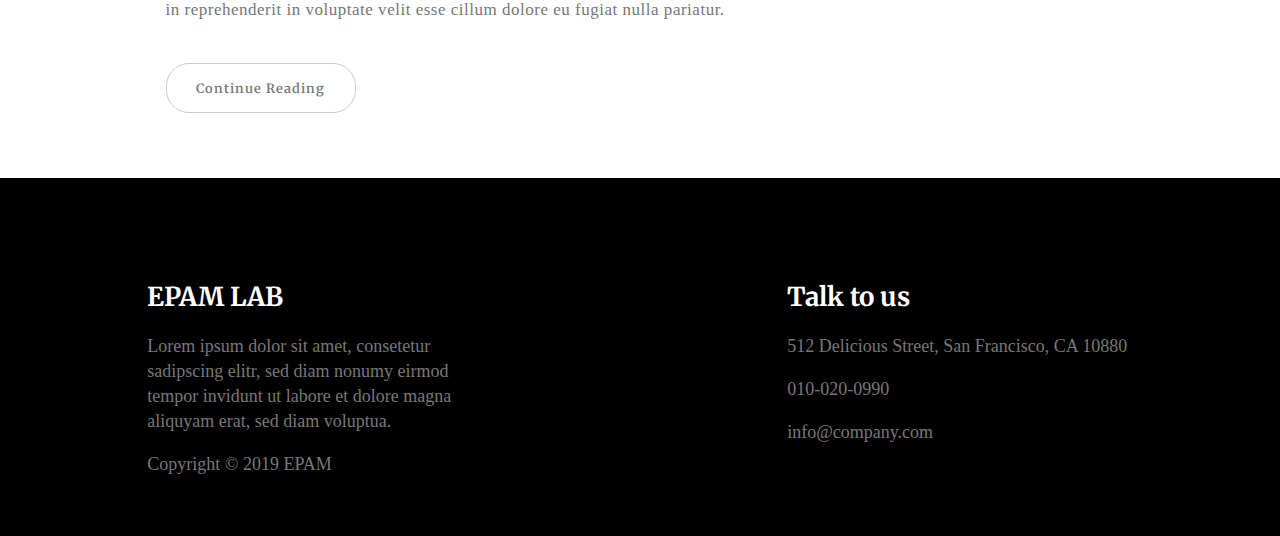
<file: FL12_HW4/homework/index.html>
<!DOCTYPE html>
<html lang="zxx">
<head>
    <meta charset="UTF-8">
    <meta name="viewport" content="width=device-width, initial-scale=1.0">
    <meta http-equiv="X-UA-Compatible" content="ie=edge">
    <link href="https://fonts.googleapis.com/css?family=Merriweather&display=swap" rel="stylesheet">
    <link rel="stylesheet" type="text/css" href="css/style.css">
    <title>EPAM Front-end Lab</title>
</head>
<body>
    <header>
        <div class="header-wrap">
            <nav class="header-menu">
                <p>FRONT-END LAB</p>    
                <ul class="main-nav">
                    <li><a href="#home" class="nav-item-link">Home</a></li>
                    <li><a href="#about" class="nav-item-link">About</a></li>
                    <li><a href="#gallery" class="nav-item-link">Gallery</a></li>
                    <li><a href="#contact" class="nav-item-link">Contact</a></li>
                </ul>   
            </nav> 
        </div>
    </header> 
    <main> 
        <div class="header-image">
            <div class="image-container">                   
                <p class="hello">Hello! This is Front-end Lab.</p>
                <p class="lab">EPAM Front-end Lab</p>
                <button class="btn-discover">DISCOVER MORE</button>
            </div>
        </div>
        <div class="blog-section">
            <div class="blog-item">
                <img src="img/blog-image1.jpg" alt="image of article">
                <p class="blog-item-title">We Help You To Make Front-end Great Again</p>
                <div class="blog-info">
                    <img class="blog-author-photo" src="img/author-image1.jpg" alt="blog's author">
                    <span>Jen Lopez</span>
                    <span>July 22, 2017</span>                
                    <span>35 Comments</span>
                <p class="blog-item-text">Lorem ipsum dolor sit amet, consectetur adipiscing elit, sed do
                    eiusmod tempor incididunt ut labore et dolore magna aliqua. Ut enim ad minim veniam, 
                    quis nostrud exercitation ullamco laboris nisi ut aliquip ex ea commodo consequat. Duis 
                    aute irure dolor in reprehenderit in voluptate velit esse cillum dolore eu fugiat nulla 
                    pariatur.
                </p>
                <button class="btn-continue">Continue Reading</button>
                <hr>
                </div>
            </div>
            <div class="blog-item">
                <img src="img/blog-image2.jpg" alt="image of article">
                <p class="blog-item-title">In pretium tellus et ante accumsan</p>
                <div class="blog-info">
                    <img class="blog-author-photo" src="img/author-image2.jpg" alt="blog's author">
                    <span>Leo Dennis</span>
                    <span>June 10, 2017</span>                
                    <span>48 Comments</span>
                <p class="blog-item-text">Lorem ipsum dolor sit amet, consectetur adipiscing elit, sed do
                    eiusmod tempor incididunt ut labore et dolore magna aliqua. Ut enim ad minim veniam, 
                    quis nostrud exercitation ullamco laboris nisi ut aliquip ex ea commodo consequat. Duis 
                    aute irure dolor in reprehenderit in voluptate velit esse cillum dolore eu fugiat nulla 
                    pariatur.
                </p>
                <button class="btn-continue">Continue Reading</button>
                <hr>
                </div>
            </div>
            <div class="blog-item">
                <img src="img/blog-image3.jpg" alt="image of article">
                <p class="blog-item-title">Nam interdum maximus dolor faucibus</p>
                <div class="blog-info">
                    <img class="blog-author-photo" src="img/author-image1.jpg" alt="blog's author">
                    <span>Jen Lopez</span>
                    <span>May 30, 2017</span>                
                    <span>63 Comments</span>
                <p class="blog-item-text">Lorem ipsum dolor sit amet, consectetur adipiscing elit, sed do
                    eiusmod tempor incididunt ut labore et dolore magna aliqua. Ut enim ad minim veniam, 
                    quis nostrud exercitation ullamco laboris nisi ut aliquip ex ea commodo consequat. Duis 
                    aute irure dolor in reprehenderit in voluptate velit esse cillum dolore eu fugiat nulla 
                    pariatur.
                </p>
                <button class="btn-continue">Continue Reading</button>
                <hr>
                </div>
            </div>
            <div class="blog-item">
                <img src="img/blog-image4.jpg" alt="image of article">
                <p class="blog-item-title">The ingredients that make a great burger</p>
                <div class="blog-info">
                    <img class="blog-author-photo" src="img/author-image2.jpg" alt="blog's author">
                    <span>Leo Dennis</span>
                    <span>April 18, 2017</span>                
                    <span>124 Comments</span>
                <p class="blog-item-text">Lorem ipsum dolor sit amet, consectetur adipiscing elit, sed do
                    eiusmod tempor incididunt ut labore et dolore magna aliqua. Ut enim ad minim veniam, 
                    quis nostrud exercitation ullamco laboris nisi ut aliquip ex ea commodo consequat. Duis 
                    aute irure dolor in reprehenderit in voluptate velit esse cillum dolore eu fugiat nulla 
                    pariatur.
                </p>
                <button class="btn-continue">Continue Reading</button>
                <hr>
                </div>
            </div>
            <div class="blog-item">
                <img src="img/blog-image5.jpg" alt="image of article">
                <p class="blog-item-title">Vestibulum vel mauris nec ex tempus</p>
                <div class="blog-info">
                    <img class="blog-author-photo" src="img/author-image1.jpg" alt="blog's author">
                    <span>Jen Lopez</span>
                    <span>March 12, 2017</span>                
                    <span>256 Comments</span>
                <p class="blog-item-text">Lorem ipsum dolor sit amet, consectetur adipiscing elit, sed do
                    eiusmod tempor incididunt ut labore et dolore magna aliqua. Ut enim ad minim veniam, 
                    quis nostrud exercitation ullamco laboris nisi ut aliquip ex ea commodo consequat. Duis 
                    aute irure dolor in reprehenderit in voluptate velit esse cillum dolore eu fugiat nulla 
                    pariatur.
                </p>
                <button class="btn-continue">Continue Reading</button>                
                </div>
            </div>    
        </div>    
    </main>

    <footer>
        <div class="footer-wraper">
            <div>
                <h2>EPAM LAB</h2>
                <p>Lorem ipsum dolor sit amet, consetetur sadipscing elitr, sed diam nonumy eirmod tempor 
                    invidunt ut labore et dolore magna aliquyam erat, sed diam voluptua.</p>
                <p>Copyright © 2019 EPAM</p>    
            </div>
            <div>
                <h2>Talk to us</h2>
                <p>512 Delicious Street, San Francisco, CA 10880</p>
                <p>010-020-0990</p>
                <p>info@company.com</p> 
            </div>
        </div>
    </footer>
    
</body>
</html>
</file>
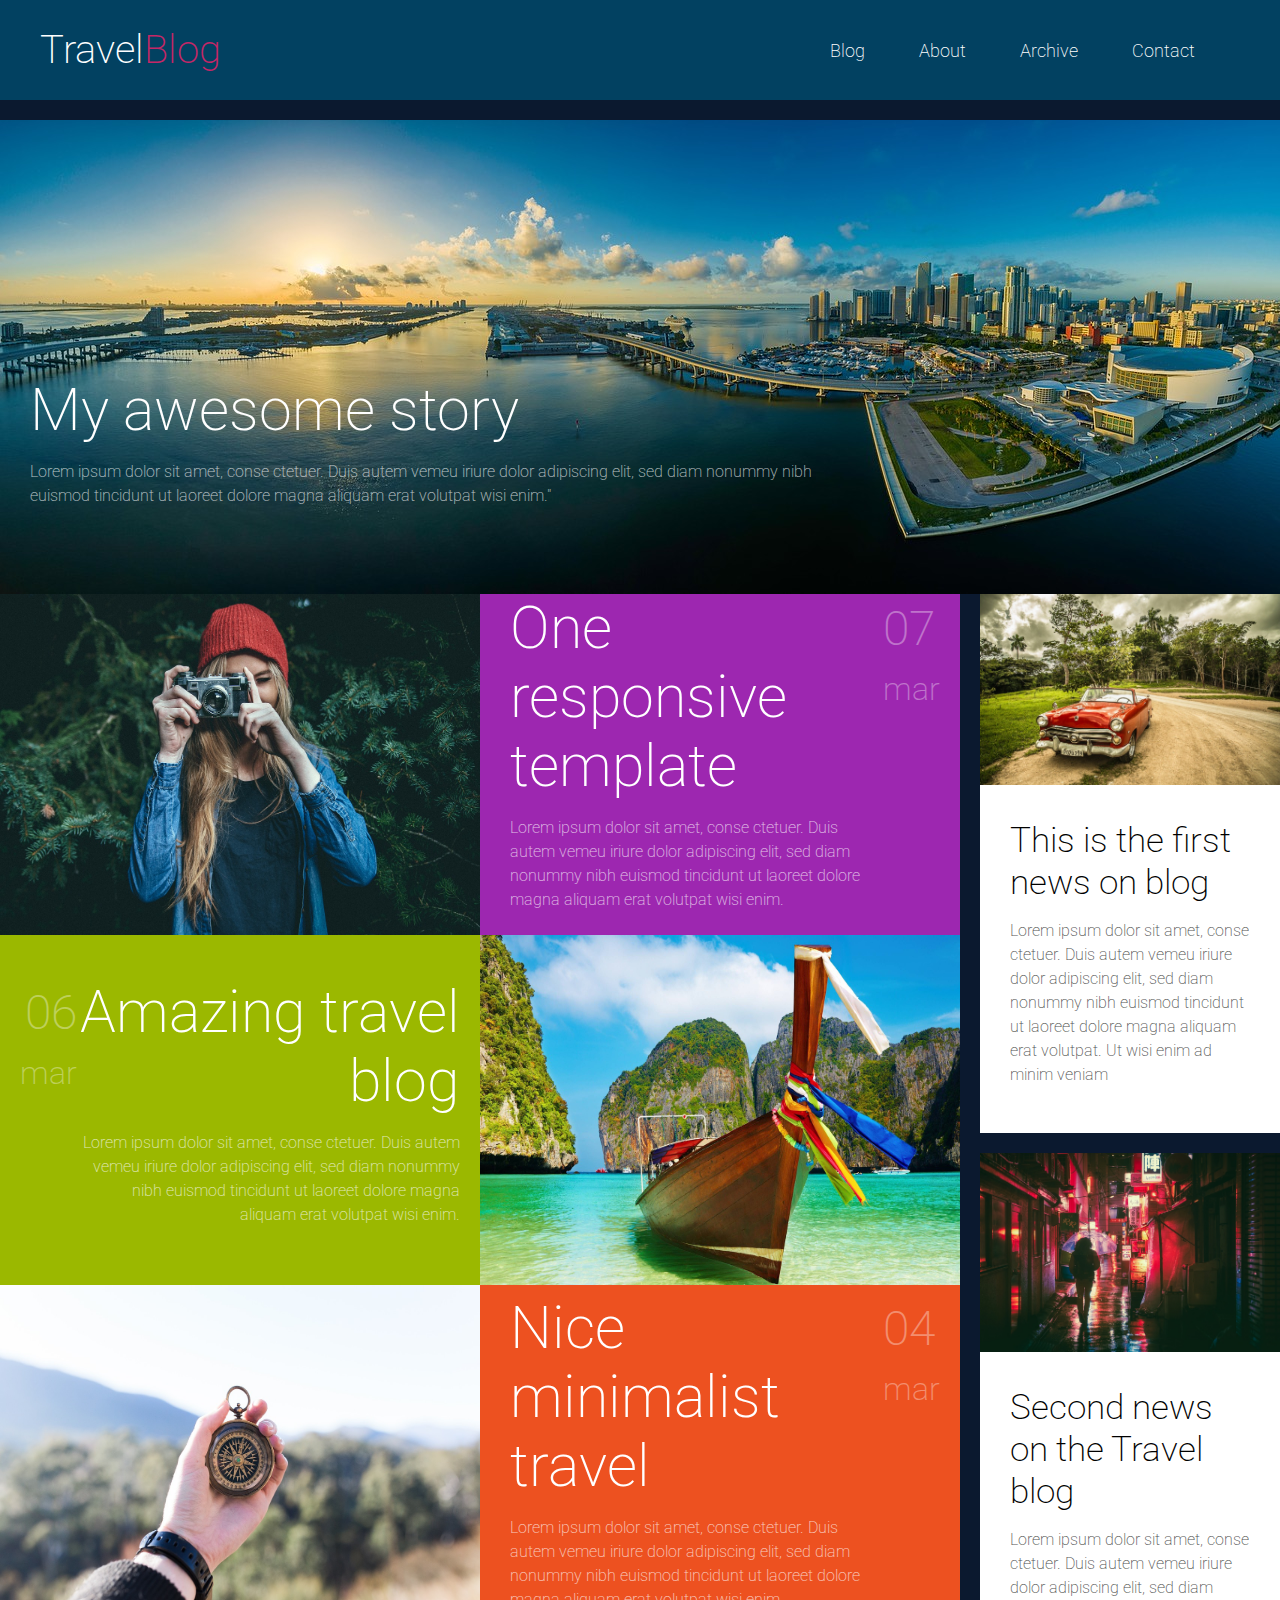
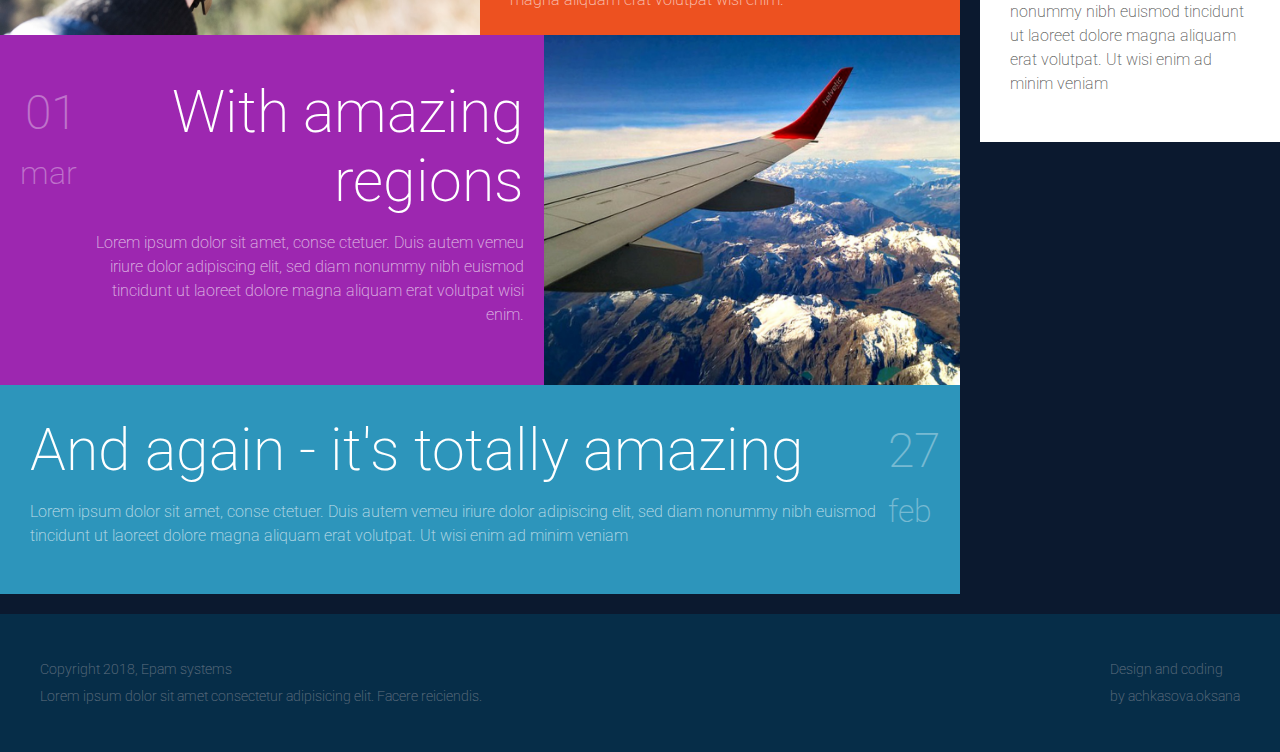
<file: FL12_HW5/homework/index.html>
<!DOCTYPE html>
<html lang="zxx">
<head>
  <meta charset="UTF-8">
  <meta name="viewport" content="width=device-width, initial-scale=1.0">
  <meta http-equiv="X-UA-Compatible" content="ie=edge">
  <link rel="stylesheet" href="css/styles.css">
  <link href='https://fonts.googleapis.com/css?family=Roboto:400,100,300,700&subset=latin,latin-ext' rel='stylesheet' type='text/css'>      
  <title>Responsive</title>
</head>
<body>

  <header>
    <div class="header-wrap">
      <nav class="header-menu">
        <button>&#9776;</button>
            <p>Travel<span>Blog</span></p> 
            <ul class="main-nav">
                <li><a href="#blog" class="nav-item-link">Blog</a></li>
                <li><a href="#about" class="nav-item-link">About</a></li>
                <li><a href="#archive" class="nav-item-link">Archive</a></li>
                <li><a href="#contact" class="nav-item-link">Contact</a></li>
            </ul>   
        </nav> 
    </div>
</header> 
<main>
  <div class="post-0">
    <img class="post-0-image item-1" src="img/post0.jpg" alt="post0">
    <div class="post-0-text item-2">
      <h2>My awesome story</h2>
      <p>Lorem ipsum dolor sit amet, conse ctetuer. Duis autem vemeu iriure dolor 
        adipiscing elit, sed diam nonummy nibh euismod tincidunt ut laoreet dolore 
        magna aliquam erat volutpat wisi enim."
      </p>
    </div>
  </div>  
    <div class="articles">
      <article class="article-item post-1">
        <img src="img/post1.jpg" alt="post1-image">
        <div>
          <div>
            <h2 class="article-header">One responsive template</h2>
            <p class="article-text">
              Lorem ipsum dolor sit amet, conse ctetuer. Duis autem vemeu iriure dolor 
              adipiscing elit, sed diam nonummy nibh euismod tincidunt ut laoreet dolore 
              magna aliquam erat volutpat wisi enim.
            </p>
          </div>
          <div class="article-date">
            <p class="day">07</p>
            <p class="month">mar</p>
          </div>
        </div>
      </article>
      <article class="article-item post-2">
        <img src="img/post2.jpg" alt="post2-image">
        <div>
          <div>
            <h2 class="article-header">Amazing travel blog</h2>
            <p class="article-text">
              Lorem ipsum dolor sit amet, conse ctetuer. Duis autem vemeu iriure dolor 
              adipiscing elit, sed diam nonummy nibh euismod tincidunt ut laoreet dolore 
              magna aliquam erat volutpat wisi enim.
            </p>
          </div>
          <div class="article-date">
            <p class="day">06</p>
            <p class="month">mar</p>
          </div>
        </div>
      </article>
      <article class="article-item post-3">
        <img src="img/post3.jpg" alt="post3-image">
        <div>
          <div>
            <h2 class="article-header">Nice minimalist travel</h2>
            <p class="article-text">
              Lorem ipsum dolor sit amet, conse ctetuer. Duis autem vemeu iriure dolor 
              adipiscing elit, sed diam nonummy nibh euismod tincidunt ut laoreet dolore 
              magna aliquam erat volutpat wisi enim.
            </p>
          </div>
          <div class="article-date">
            <p class="day">04</p>
            <p class="month">mar</p>
          </div>
        </div>
      </article>
      <article class="article-item post-4">
        <img src="img/post4.jpg" alt="post4-image">
        <div>
          <div>
            <h2 class="article-header">With amazing regions</h2>
            <p class="article-text">
              Lorem ipsum dolor sit amet, conse ctetuer. Duis autem vemeu iriure dolor 
              adipiscing elit, sed diam nonummy nibh euismod tincidunt ut laoreet dolore 
              magna aliquam erat volutpat wisi enim.
            </p>
          </div>
          <div class="article-date">
            <p class="day">01</p>
            <p class="month">mar</p>
          </div>
        </div>
      </article>
      <article class="article-no-image post-5">
        <div>
          <h2 class="article-header">And again - it's totally amazing</h2>
          <p class="article-text">
            Lorem ipsum dolor sit amet, conse ctetuer. Duis autem vemeu iriure dolor 
            adipiscing elit, sed diam nonummy nibh euismod tincidunt ut laoreet dolore 
            magna aliquam erat volutpat. Ut wisi enim ad minim veniam
          </p>
        </div>
        <div class="article-date">
          <p class="day">27</p>
          <p class="month">feb</p>
        </div>
      </article>
    </div>
    <aside class="blog">
      <article class="blog-post">
        <img src="img/news1.jpg" alt="news1-image">
        <div class="blog-text">
          <h3 class="post-header">This is the first news on blog</h3>
          <p class=post-text>
            Lorem ipsum dolor sit amet, conse ctetuer. Duis autem vemeu iriure dolor 
            adipiscing elit, sed diam nonummy nibh euismod tincidunt ut laoreet dolore 
            magna aliquam erat volutpat. Ut wisi enim ad minim veniam
          </p>
        </div>
      </article>
      <article class="blog-post">
        <img src="img/news2.jpg" alt="news2-image">
        <div class="blog-text">
          <h3 class="post-header">Second news on the Travel blog</h3>
          <p class=post-text>
            Lorem ipsum dolor sit amet, conse ctetuer. Duis autem vemeu iriure dolor 
            adipiscing elit, sed diam nonummy nibh euismod tincidunt ut laoreet dolore 
            magna aliquam erat volutpat. Ut wisi enim ad minim veniam
          </p>
        </div>
      </article>
    </aside>  
</main> 
<footer>
  <div class="copyright">
    <p>Copyright 2018, Epam systems</p>
    <p>Lorem ipsum dolor sit amet consectetur adipisicing elit. Facere reiciendis.</p>
  </div>
  <div class="desighed">
    <p>Design and coding</p>
    <p>by achkasova.oksana</p>
  </div> 
</footer>
</body>
</html>
</file>
<file: FL12_HW1/homework/style.css>
html,body,div,span,applet,object,iframe,h1,h2,h3,h4,h5,h6,p,blockquote,pre,a,abbr,acronym,address,big,cite,code,del,dfn,em,font,img,ins,kbd,q,s,samp,small,strike,strong,sub,sup,tt,var,b,u,i,center,dl,dt,dd,ol,ul,li,fieldset,form,label,legend,table,caption,tbody,tfoot,thead,tr,th,td{background:transparent;border:0;margin:0;padding:0;vertical-align:baseline}body{line-height:1}h1,h2,h3,h4,h5,h6{clear:both;font-weight:normal}ol,ul{list-style:none}blockquote{quotes:none}blockquote:before,blockquote:after{content:'';content:none}del{text-decoration:line-through}table{border-collapse:collapse;border-spacing:0}a img{border:0}#container{float:left;margin:0 -240px 0 0;width:100%}#primary,#secondary{float:right;overflow:hidden;width:220px}#secondary{clear:right}#footer{clear:both;width:100%}.one-column #content{margin:0 auto;width:640px}.single-attachment #content{margin:0 auto;width:900px}body,input,textarea,.page-title span,.pingback a.url{font-family:Georgia,"Bitstream Charter",serif}h3#comments-title,h3#reply-title,#access .menu,#access div.menu ul,#cancel-comment-reply-link,.form-allowed-tags,#site-info,#site-title,#wp-calendar,.comment-meta,.comment-body tr th,.comment-body thead th,.entry-content label,.entry-content tr th,.entry-content thead th,.entry-meta,.entry-title,.entry-utility,#respond label,.navigation,.page-title,.pingback p,.reply,.widget-title,.wp-caption-text{font-family:"Helvetica Neue",Arial,Helvetica,"Nimbus Sans L",sans-serif}input[type="submit"]{font-family:"Helvetica Neue",Arial,Helvetica,"Nimbus Sans L",sans-serif}pre{font-family:"Courier 10 Pitch",Courier,monospace}code{font-family:Monaco,Consolas,"Andale Mono","DejaVu Sans Mono",monospace}#access .menu-header,div.menu,#colophon,#branding,#main,#wrapper{margin:0 auto;width:940px}#wrapper{background:#fff;margin-top:20px;padding:0 20px}#footer-widget-area{overflow:hidden}#footer-widget-area .widget-area{float:left;margin-right:20px;width:220px}#footer-widget-area #fourth{margin-right:0}#site-info{float:left;font-size:14px;font-weight:bold;width:700px}#site-generator{float:right;width:220px}body{background:#f1f1f1}body,input,textarea{color:#666;font-size:12px;line-height:18px}hr{background-color:#e7e7e7;border:0;clear:both;height:1px;margin-bottom:18px}p{margin-bottom:18px}ul{list-style:square;margin:0 0 18px 1.5em}ol{list-style:decimal;margin:0 0 18px 1.5em}ol ol{list-style:upper-alpha}ol ol ol{list-style:lower-roman}ol ol ol ol{list-style:lower-alpha}ul ul,ol ol,ul ol,ol ul{margin-bottom:0}dl{margin:0 0 24px 0}dt{font-weight:bold}dd{margin-bottom:18px}strong{font-weight:bold}cite,em,i{font-style:italic}big{font-size:131.25%}ins{background:#ffc;text-decoration:none}blockquote{font-style:italic;padding:0 3em}blockquote cite,blockquote em,blockquote i{font-style:normal}pre{background:#f7f7f7;color:#222;line-height:18px;margin-bottom:18px;overflow:auto;padding:1.5em}abbr,acronym{cursor:help}sup,sub{height:0;line-height:1;position:relative;vertical-align:baseline}sup{bottom:1ex}sub{top:.5ex}small{font-size:smaller}input{margin-bottom:10px}input[type="text"],input[type="password"],input[type="email"],input[type="url"],input[type="number"],textarea{background:#f9f9f9;border:1px solid #ccc;box-shadow:inset 1px 1px 1px rgba(0,0,0,0.1);-moz-box-shadow:inset 1px 1px 1px rgba(0,0,0,0.1);-webkit-box-shadow:inset 1px 1px 1px rgba(0,0,0,0.1);padding:2px}a:link{color:#06c}a:visited{color:#743399}a:active,a:hover{color:#ff4b33}.screen-reader-text{clip:rect(1px,1px,1px,1px);overflow:hidden;position:absolute !important;height:1px;width:1px}#header{padding:30px 0 0 0}#site-title{float:left;font-size:30px;line-height:36px;margin:0 0 18px 0;width:700px}#site-title a{color:#000;font-weight:bold;text-decoration:none}#site-description{color:#000;clear:right;float:right;font-style:italic;margin:15px 0 18px 0;opacity:.65;width:220px}#branding img{border-top:4px solid #000;border-bottom:1px solid #000;display:block;float:left}#access{background:#000;display:block;float:left;margin:0 auto;width:940px}#access .menu-header,div.menu{font-size:13px;margin-left:12px;width:928px}#access .menu-header ul,div.menu ul{list-style:none;margin:0}#access .menu-header li,div.menu li{float:left;position:relative}#access a{color:#aaa;display:block;line-height:38px;padding:0 10px;text-decoration:none}#access ul ul{box-shadow:0 3px 3px rgba(0,0,0,0.2);-moz-box-shadow:0 3px 3px rgba(0,0,0,0.2);-webkit-box-shadow:0 3px 3px rgba(0,0,0,0.2);display:none;position:absolute;top:38px;left:0;float:left;width:180px;z-index:99999}#access ul ul li{min-width:180px}#access ul ul ul{left:100%;top:0}#access ul ul a{background:#333;line-height:1em;padding:10px;width:160px;height:auto}#access li:hover>a,#access ul ul:hover>a{background:#333;color:#fff}#access ul li:hover>ul{display:block}#access ul li.current_page_item>a,#access ul li.current_page_ancestor>a,#access ul li.current-menu-ancestor>a,#access ul li.current-menu-item>a,#access ul li.current-menu-parent>a{color:#fff}* html #access ul li.current_page_item a,* html #access ul li.current_page_ancestor a,* html #access ul li.current-menu-ancestor a,* html #access ul li.current-menu-item a,* html #access ul li.current-menu-parent a,* html #access ul li a:hover{color:#fff}#main{clear:both;overflow:hidden;padding:40px 0 0 0}#content{margin-bottom:36px}#content,#content input,#content textarea{color:#333;font-size:16px;line-height:24px}#content p,#content ul,#content ol,#content dd,#content pre,#content hr{margin-bottom:24px}#content ul ul,#content ol ol,#content ul ol,#content ol ul{margin-bottom:0}#content pre,#content kbd,#content tt,#content var{font-size:15px;line-height:21px}#content code{font-size:13px}#content dt,#content th{color:#000}#content h1,#content h2,#content h3,#content h4,#content h5,#content h6{color:#000;line-height:1.5em;margin:0 0 20px 0}#content table{border:1px solid #e7e7e7;margin:0 -1px 24px 0;text-align:left;width:100%}#content tr th,#content thead th{color:#777;font-size:12px;font-weight:bold;line-height:18px;padding:9px 24px;border-right:1px solid #e7e7e7}#content tr td{border-top:1px solid #e7e7e7;padding:6px 24px;border-right:1px solid #e7e7e7}#content tr.odd td{background:#f2f7fc}.hentry{margin:0 0 48px 0}.home .sticky{background:#f2f7fc;border-top:4px solid #000;margin-left:-20px;margin-right:-20px;padding:18px 20px}.single .hentry{margin:0 0 36px 0}.page-title{color:#000;font-size:14px;font-weight:bold;margin:0 0 36px 0}.page-title span{color:#333;font-size:16px;font-style:italic;font-weight:normal}.page-title a:link,.page-title a:visited{color:#777;text-decoration:none}.page-title a:active,.page-title a:hover{color:#ff4b33}#content .entry-title{color:#000;font-size:21px;font-weight:bold;line-height:1.3em;margin-bottom:0}.entry-title a:link,.entry-title a:visited{color:#000;text-decoration:none}.entry-title a:active,.entry-title a:hover{color:#ff4b33}.entry-meta{color:#777;font-size:12px}.entry-meta abbr,.entry-utility abbr{border:0}.entry-meta abbr:hover,.entry-utility abbr:hover{border-bottom:1px dotted #666}.single-author .by-author{position:absolute !important;clip:rect(1px 1px 1px 1px);clip:rect(1px,1px,1px,1px)}.entry-content,.entry-summary{clear:both;padding:12px 0 0 0}.entry-content .more-link{white-space:nowrap}#content .entry-summary p:last-child{margin-bottom:12px}.entry-content fieldset{border:1px solid #e7e7e7;margin:0 0 24px 0;padding:24px}.entry-content fieldset legend{background:#fff;color:#000;font-weight:bold;padding:0 24px}.entry-content input{margin:0 0 24px 0}.entry-content input.file,.entry-content input.button{margin-right:24px}.entry-content label{color:#777;font-size:12px}.entry-content select{margin:0 0 24px 0}.entry-content sup,.entry-content sub{font-size:10px}.entry-content blockquote.left{float:left;margin-left:0;margin-right:24px;text-align:right;width:33%}.entry-content blockquote.right{float:right;margin-left:24px;margin-right:0;text-align:left;width:33%}.page-link{clear:both;color:#000;font-weight:bold;line-height:48px;word-spacing:.5em}.page-link a:link,.page-link a:visited{background:#f1f1f1;color:#333;font-weight:normal;padding:.5em .75em;text-decoration:none}.home .sticky .page-link a{background:#d9e8f7}.page-link a:active,.page-link a:hover{color:#ff4b33}body.page .edit-link{clear:both;display:block}#entry-author-info{background:#f2f7fc;border-top:4px solid #000;clear:both;font-size:14px;line-height:20px;margin:24px 0;overflow:hidden;padding:18px 20px}#entry-author-info #author-avatar{background:#fff;border:1px solid #e7e7e7;float:left;height:60px;margin:0 -104px 0 0;padding:11px}#entry-author-info #author-description{float:left;margin:0 0 0 104px}#entry-author-info h2{color:#000;font-size:100%;font-weight:bold;margin-bottom:0}.entry-utility{clear:both;color:#777;font-size:12px;line-height:18px}.entry-meta a,.entry-utility a{color:#777}.entry-meta a:hover,.entry-utility a:hover{color:#ff4b33}#content .video-player{padding:0}.format-standard .wp-video,.format-standard .wp-audio-shortcode,.format-audio .wp-audio-shortcode,.format-standard .video-player{margin-bottom:24px}.home #content .format-aside p,.home #content .category-asides p{font-size:14px;line-height:20px;margin-bottom:10px;margin-top:0}.format-gallery .size-thumbnail img,.category-gallery .size-thumbnail img{border:10px solid #f1f1f1;margin-bottom:0}.format-gallery .gallery-thumb,.category-gallery .gallery-thumb{float:left;margin-right:20px;margin-top:-4px}.home #content .format-gallery .entry-utility,.home #content .category-gallery .entry-utility{padding-top:4px}.attachment .entry-content .entry-caption{font-size:140%;margin-top:24px}.attachment .entry-content .nav-previous a:before{content:'\2190\00a0'}.attachment .entry-content .nav-next a:after{content:'\00a0\2192'}#content img.size-auto,#content img.size-full,#content img.size-large,#content img.size-medium,#content .entry-attachment img,#content .widget-container img{max-width:100%;height:auto}#ie8 #content img.size-auto,#ie8 #content img.size-full,#ie8 #content img.size-large,#ie8 #content img.size-medium,#ie8 #content .entry-attachment img{width:auto}.alignleft,img.alignleft{display:inline;float:left;margin-right:24px;margin-top:4px}.alignright,img.alignright{display:inline;float:right;margin-left:24px;margin-top:4px}.aligncenter,img.aligncenter{clear:both;display:block;margin-left:auto;margin-right:auto}img.alignleft,img.alignright,img.aligncenter{margin-bottom:12px}.wp-caption{background:#f1f1f1;line-height:18px;margin-bottom:20px;max-width:100%;padding:4px;text-align:center}.wp-caption img{margin:5px 5px 0;max-width:622px}.wp-caption p.wp-caption-text{color:#777;font-size:12px;margin:5px}.wp-smiley{margin:0}.gallery{margin:0 auto 18px}.gallery .gallery-item{float:left;margin-top:0;text-align:center}.gallery-columns-1 .gallery-item{width:100%}.gallery-columns-2 .gallery-item{width:50%}.gallery-columns-3 .gallery-item{width:33%}.gallery-columns-4 .gallery-item{width:25%}.gallery-columns-5 .gallery-item{width:20%}.gallery-columns-6 .gallery-item{width:16%}.gallery-columns-7 .gallery-item{width:14%}.gallery-columns-8 .gallery-item{width:12%}.gallery-columns-9 .gallery-item{width:11%}.gallery-columns-1 img{max-width:620px}.gallery-columns-2 img{max-width:288px}.gallery-columns-3 img{max-width:177px}.gallery-columns-4 img{max-width:122px}.gallery-columns-5 img{max-width:88px}.gallery-columns-6 img{max-width:66px}.gallery-columns-7 img{max-width:50px}.gallery-columns-8 img{max-width:39px}.gallery-columns-9 img{max-width:29px}.gallery-item img{height:auto}.gallery-columns-2 .attachment-medium{max-width:92%;height:auto}.gallery-columns-4 .attachment-thumbnail{max-width:84%;height:auto}.gallery .gallery-caption{color:#777;font-size:12px;margin:0 0 12px}.gallery dl{margin:0}.gallery img{border:10px solid #f1f1f1}.gallery br+br{display:none}#content .entry-attachment img{display:block;margin:0 auto}.navigation{color:#777;font-size:12px;line-height:18px;overflow:hidden}.navigation a:link,.navigation a:visited{color:#777;text-decoration:none}.navigation a:active,.navigation a:hover{color:#ff4b33}.nav-previous{float:left;width:50%}.nav-next{float:right;text-align:right;width:50%}#nav-above{margin:0 0 18px 0}#nav-above{display:none}.paged #nav-above,.single #nav-above{display:block}#nav-below{margin:-18px 0 0 0}#comments{clear:both}#comments .navigation{padding:0 0 18px 0}h3#comments-title,h3#reply-title{color:#000;font-size:20px;font-weight:bold;margin-bottom:0}h3#comments-title{padding:24px 0}.commentlist{list-style:none;margin:0}.commentlist li.comment{border-bottom:1px solid #e7e7e7;line-height:24px;margin:0 0 24px 0;padding:0 0 0 56px;position:relative}.commentlist li:last-child{border-bottom:0;margin-bottom:0}#comments .comment-body ul,#comments .comment-body ol{margin-bottom:18px}#comments .comment-body p:last-child{margin-bottom:6px}#comments .comment-body blockquote p:last-child{margin-bottom:24px}.commentlist ol{list-style:decimal}.commentlist .avatar{position:absolute;top:4px;left:0}.comment-author cite{color:#000;font-style:normal;font-weight:bold}.comment-author .says{font-style:italic}.comment-meta{font-size:12px;margin:0 0 18px 0}.comment-meta a:link,.comment-meta a:visited{color:#777;text-decoration:none}.comment-meta a:active,.comment-meta a:hover{color:#ff4b33}.commentlist .bypostauthor>div{background:#f2f7fc;border-top:4px solid #000;margin-bottom:10px;padding:10px 0 0 20px}.reply{font-size:12px;padding:0 0 24px 0}.reply a,a.comment-edit-link{color:#777}.reply a:hover,a.comment-edit-link:hover{color:#ff4b33}.commentlist .children{list-style:none;margin:0}.commentlist .children li{border:0;margin:0}.nopassword,.nocomments{display:none}#comments .pingback{border-bottom:1px solid #e7e7e7;margin-bottom:18px;padding-bottom:18px}.commentlist li.comment+li.pingback{margin-top:-6px}#comments .pingback p{color:#777;display:block;font-size:12px;line-height:18px;margin:0}#comments .pingback .url{font-size:13px;font-style:italic}input[type="submit"]{color:#333}form{text-align:right}input{width:200px}#respond{border-top:1px solid #e7e7e7;margin:24px 0;overflow:hidden;position:relative}#respond p{margin:0}#respond .comment-notes{margin-bottom:1em}.form-allowed-tags{line-height:1em}.children #respond{margin:0 48px 0 0}h3#reply-title{margin:18px 0}#comments-list #respond{margin:0 0 18px 0}#comments-list ul #respond{margin:0}#cancel-comment-reply-link{font-size:12px;font-weight:normal;line-height:18px}#respond .required{color:#ff4b33;font-weight:bold}#respond label{color:#777;font-size:12px}#respond input{margin:0 0 9px;width:98%}#respond textarea{width:98%}#respond .form-allowed-tags{color:#777;font-size:12px;line-height:18px}#respond .form-allowed-tags code{font-size:11px}#respond .form-submit{margin:12px 0}#respond .form-submit input{font-size:14px;width:auto}.widget-area ul{list-style:none;margin-left:0}.widget-area ul ul{list-style:square;margin-left:1.3em}.widget-area select{max-width:100%}.widget_search #s{width:60%}.widget_search label{display:none}.widget-container{word-wrap:break-word;-webkit-hyphens:auto;-moz-hyphens:auto;hyphens:auto;margin:0 0 18px 0}.widget-container .wp-caption img{margin:auto}.widget-container.widget_image .wp-caption{width:auto}.widget-container.widget_image .wp-caption img{margin-left:-8px}.widget-title{color:#222;font-size:14px;font-weight:bold}.widget-area a:link,.widget-area a:visited{text-decoration:none}.widget-area a:active,.widget-area a:hover{text-decoration:underline}.widget-area .entry-meta{font-size:11px}#wp_tag_cloud div{line-height:1.6em}#wp-calendar{width:100%}#wp-calendar caption{color:#222;font-size:14px;font-weight:bold;padding-bottom:4px;text-align:left}#wp-calendar thead{font-size:11px}#wp-calendar tbody{color:#aaa}#wp-calendar tbody td{background:#f5f5f5;border:1px solid #fff;padding:3px 0 2px;text-align:center}#wp-calendar tbody .pad{background:0}#wp-calendar tfoot #next{text-align:right}.widget_rss a.rsswidget{color:#000}.widget_rss a.rsswidget:hover{color:#ff4b33}.widget_rss .widget-title img{width:11px;height:11px}#main .widget-area ul{margin-left:0;padding:0 20px 0 0}#main .widget-area ul ul{border:0;margin-left:1.3em;padding:0}#main .widget-container.music-player ul{margin:0}#footer{margin-bottom:20px}#colophon{border-top:4px solid #000;margin-top:-4px;overflow:hidden;padding:18px 0}#site-info{font-weight:bold}#site-info a{color:#000;text-decoration:none}#site-generator{font-style:italic;position:relative}#site-generator a{background:url(images/wordpress.png) center left no-repeat;color:#666;display:inline-block;line-height:16px;padding-left:20px;text-decoration:none}#site-generator a:hover{text-decoration:underline}img#wpstats{display:block;margin:0 auto 10px}pre{-webkit-text-size-adjust:140%}code{-webkit-text-size-adjust:160%}#access,.entry-meta,.entry-utility,.navigation,.widget-area{-webkit-text-size-adjust:120%}#site-description{-webkit-text-size-adjust:none}@media print{body{background:none !important}#wrapper{clear:both !important;display:block !important;float:none !important;position:relative !important}#header{border-bottom:2pt solid #000;padding-bottom:18pt}#colophon{border-top:2pt solid #000}#site-title,#site-description{float:none;line-height:1.4em;margin:0;padding:0}#site-title{font-size:13pt}.entry-content{font-size:14pt;line-height:1.6em}.entry-title{font-size:21pt}#access,#branding img,#respond,.comment-edit-link,.edit-link,.navigation,.page-link,.widget-area{display:none !important}#container,#header,#footer{margin:0;width:100%}#content,.one-column #content{margin:24pt 0 0;width:100%}.wp-caption p{font-size:11pt}#site-info,#site-generator{float:none;width:auto}#colophon{width:auto}img#wpstats{display:none}#site-generator a{margin:0;padding:0}#entry-author-info{border:1px solid #e7e7e7}#main{display:inline}.home .sticky{border:0}}img{width:140px;vertical-align:middle;display:block;margin:0 auto;margin-left:calc(50% - 50px);margin-bottom:20px}nav>a{padding:10px;color:#0279c1}nav>a b:hover{color:#00527a}nav>a:visited{color:#0279c1}article{padding-left:10px}footer{margin-top:20px;padding:40px 20px;text-align:center;background:#3333}
</file>
<file: FL12_HW11/homework/material-icons/material-icons.css>
@font-face {
  font-family: 'Material Icons';
  font-style: normal;
  font-weight: 400;
  src: url(MaterialIcons-Regular.eot); /* For IE6-8 */
  src: local('Material Icons'),
       local('MaterialIcons-Regular'),
       url(MaterialIcons-Regular.woff2) format('woff2'),
       url(MaterialIcons-Regular.woff) format('woff'),
       url(MaterialIcons-Regular.ttf) format('truetype');
}

.material-icons {
  font-family: 'Material Icons';
  font-weight: normal;
  font-style: normal;
  font-size: 24px;  /* Preferred icon size */
  display: inline-block;
  line-height: 1;
  text-transform: none;
  letter-spacing: normal;
  word-wrap: normal;
  white-space: nowrap;
  direction: ltr;

  /* Support for all WebKit browsers. */
  -webkit-font-smoothing: antialiased;
  /* Support for Safari and Chrome. */
  text-rendering: optimizeLegibility;

  /* Support for Firefox. */
  -moz-osx-font-smoothing: grayscale;

  /* Support for IE. */
  font-feature-settings: 'liga';
}
</file>
<file: FL12_HW11/homework/styles.css>
ul {
	padding-left: 15px;
}

li {
	list-style: none;
	cursor: pointer;
}

.item:hover {
	background: #f3f3f3;
}

.material-icons.folder {
	color: #efbd08;
	vertical-align: bottom;
	padding-right: 3px;
}

.material-icons.file {
	color: grey;
}

.empty-folder {
	font-style: italic;
	padding-top: 3px;
}

.hidden {
	display: none;
}

.shown {
	display: block;
}
</file>
<file: FL12_HW2/homework/css/general.css>
/* 

please don't edit this styles

*/

h2.tm-section-title {
    color: lightskyblue;
}

a:focus {
    color: #666;
    outline: 0
}

ul {
    padding: 0;
    margin: 0
}

body {
    background-color: #f5f5f5;
    color: #000;
    font-family: 'Open Sans', Helvetica, Arial, sans-serif;
    font-size: 16px;
    font-weight: 300;
    padding-top: 30px;
    overflow-x: hidden
}

section:before {
    position: absolute;
    z-index: 1
}

.box,
.tm-content-box,
.tm-main-nav {
    background-color: #fff
}

.tm-sidebar {
    z-index: 10;
    position: fixed;
    left: 0;
    right: 0;
    top: 0;
    width: 100%;
}

.tm-sidebar ul{
    margin: 0px;
    display: flex;
}

.tm-main-nav {
    font-size: 1.5em;
    text-align: center
}

.tm-nav-item {
    list-style: none;
    width: 100%;
}

.tm-nav-item-link {
    border: 1px solid transparent;
    color: #666;
    display: block;
    padding: 10px;
    width: 100%;
    -webkit-transition: all .3s ease;
    transition: all .3s ease
}

.carousel-indicators li,
.tm-banner-inner {
    border: 1px solid lightgrey
}


.tm-nav-item-link.active,
.tm-nav-item-link:hover {
    color: #666;
    text-decoration: none;
}

.tm-nav-item-link:focus {
    text-decoration: none
}

.tm-banner-text,
.tm-banner-title,
.tm-section-title {
    color: #666;
    font-weight: 300;
    margin: 0
}

.tm-section-title {
    margin-bottom: 20px
}

.tm-section-title-box {
    margin-bottom: 0
}

.tm-banner-title {
    font-size: 3.3em;
    letter-spacing: 2px;
    text-transform: uppercase
}

.tm-main-content {
    padding-top: 70px;
}

.tm-content-box {
    overflow: hidden;
    margin-bottom: 30px
}

.padding-medium {
    padding: 40px
}

.tm-banner {
    padding: 30px
}

.tm-banner-inner {
    padding: 30px 0;
    height: 100%;
    text-align: center;
    display: flex;
    -webkit-box-orient: vertical;
    -webkit-box-direction: normal;
    -webkit-flex-direction: column;
    -ms-flex-direction: column;
    flex-direction: column;
    -webkit-box-align: center;
    -webkit-align-items: center;
    -ms-flex-align: center;
    align-items: center;
    -webkit-box-pack: center;
    -webkit-justify-content: center;
    -ms-flex-pack: center;
    justify-content: center
}

.tm-banner-inner img{
    width: 120px;
}

.tm-banner-text {
    font-size: 1.4em
}

.boxes,
.tm-box-bg-title {
    display: -webkit-box;
    display: -webkit-flex;
    display: -ms-flexbox
}

/*.flex-item {*/
    /*-webkit-box-flex: 0 1 auto;*/
    /*-webkit-flex: 0 1 auto;*/
    /*-ms-flex: 0 1 auto;*/
    /*flex: 0 1 auto*/
/*}*/

.section-description {
    line-height: 1.8;
    margin-bottom: 25px
}

.section-description:last-child {
    margin-bottom: 0
}

.tm-team-description-container {
    max-width: 500px
}

.tm-team-info {
    display: flex
}

.box {
    list-style: none;
    width: 33.3333%;
    height: auto;
}

.box-bg {
    position: relative
}

.box-img {
    width: 100%;
}

.tm-box-bg-title {
    position: absolute;
    top: 0;
    right: 0;
    bottom: 0;
    left: 0;
    display: flex;
    -webkit-box-align: center;
    -webkit-align-items: center;
    -ms-flex-align: center;
    align-items: center;
    -webkit-box-pack: center;
    -webkit-justify-content: center;
    -ms-flex-pack: center;
    justify-content: center
}

.boxes {
    display: flex;
    -webkit-flex-wrap: wrap;
    -ms-flex-wrap: wrap;
    flex-wrap: wrap
}

.gallery-container a {
    cursor: -webkit-zoom-in;
    cursor: zoom-in
}

.carousel {
    position: relative;
    height: auto;
    padding: 50px 50px 80px;
    text-align: center
}

.carousel-indicators {
    bottom: 30px
}

.carousel-content {
    color: #000;
    display: -webkit-box;
    display: -webkit-flex;
    display: -ms-flexbox;
    display: flex;
    -webkit-box-align: center;
    -webkit-align-items: center;
    -ms-flex-align: center;
    align-items: center
}

.carousel-indicators .active {
    background-color: lightgrey
}

.contact-form {
    overflow: hidden
}

.form-control {
    border-radius: 0;
    font-size: 1em
}

.form-control:focus {
    border-color: lightgrey;
    box-shadow: inset 0 1px 1px rgba(0, 0, 0, .075), 0 0 8px rgba(153, 153, 153, .45)
}

.form-group {
    margin-bottom: 20px
}

.form-group-2-col-left {
    padding-left: 0;
    padding-right: 5px
}

.form-group-2-col-right {
    padding-right: 0;
    padding-left: 5px
}

.mandatory-field:after {
    position: absolute;
    top: 0;
    right: 7px
}

.carousel-inner>.carousel-item>a>img, .carousel-inner>.carousel-item>img, .img-contact-us {
    width: 100%;
}

.tm-footer {
    color: #666;
    padding-bottom: 15px
}
</file>
<file: FL12_HW2/homework/css/style.css>
.tm-nav-item-link:hover {
    background-color: lightskyblue;
    color: #fff;
}

.tm-banner {
    background: linear-gradient(45deg, lightskyblue,burlywood);  
    
} 

.tm-banner-inner {
    background-color: white;    
}

.tm-banner-text {
    text-shadow: 5px 5px 3px #333;
    animation: 3s ease go-left; 
}

@keyframes go-left {
    from {
        margin-left: 200px;        
      }
    
      to {
        margin-left: 0%;        
      }
}

#home, section, nav {
    box-shadow: 0 0 10px 1px rgba(61, 55, 61, 0.7);  
}

.heading h2 {
    text-transform: uppercase;
    text-align: center;
    color: lightskyblue;
    font-weight: 300;        
}

.tm-content-box ol {
    list-style-type:lower-alpha;
}

.heading li:nth-child(1)::after, .heading li:nth-child(3)::after{
    content: 'New';
    color: red;
    vertical-align: super;
    font-size: 11px;
    font-weight: bold;
    font-variant: small-caps;
}

.heading a:hover::before {
    content: '>';
    font-weight: bold;      
}

.blocks .tm-team-description-container p:last-child{
    word-spacing: 10px;
    letter-spacing: 5px;
    margin: 0;
    font-style: italic;
    text-indent: 1.5em;
}

.blocks .tm-team-description-container p:nth-child(2){
    text-indent: 1.5em;
}

#contact textarea {
    border: 1px solid lightskyblue;
    background: url("../img/email-icon.png") no-repeat bottom 10px right 10px;
    resize: none;
    background-size: 32px;
    }

#contact_name:focus,
#contact_email:focus,
#contact_subject:focus {
    background-color: lightskyblue;    
    color: #55595c;
}

#contact_name,
#contact_email,
#contact_subject {
    border: none;
    border-bottom: 1px solid lightskyblue;
   
}

#contact textarea {
    resize: both;
}
.submit-btn {
    color: lightskyblue;
    border: 1px solid lightskyblue;
    background-color: #fff;
    display: block;
    margin-left: auto;
    width: 100px;
    height: 55px;     
}

p.tm-section-description {
    text-indent: 25px;
    line-height: 30px;
} 

.flex-2-col {
    display: flex;
    align-items: center; 
    justify-content: center;
   
}

.flex-2-col h2 {
    text-align: center;
}

.blocks .flex-2-col {
    display: none;
    content: none;
}

.gallery-container .tm-section-title:hover {
    background-color:lightgrey;
    color: lightskyblue;
    font-style: italic;
}

.box-work p:first-letter {
    font-weight: bold; 
}

.box-work p {
    font-style: italic; 
}

li.box-work:nth-child(odd) {
    background-color: lightskyblue;
    color: white;    
}

.box-work {
   padding: 10px; 
}

#ideas::before,
section::before
{
    content: '';
    border:20px solid transparent;
    border-left: 20px solid lightskyblue;
    border-top: 20px solid lightskyblue;
    position: absolute;
}

@media print {

    nav, #about, #contact, .tm-team-img, .gallery-container, .carousel-indicators,
    .img-fluid, .heading li:nth-child(1)::after, .heading li:nth-child(3)::after, #ideas::before,
    section::before   
    {
        display: none;
    }

    .tm-section-title, .tm-content-box h2 {
        text-transform: uppercase;
        text-align: center;
        color: lightskyblue;
        font-weight: 300;        
    }

    .tm-section-description {
        text-align: center;
        
    }

    .tm-team-description-container {
        max-width: 100%;
        text-align: center;
        margin: 0 auto;
    }

    .blocks .tm-team-description-container p:nth-child(3){
        word-spacing: 10px;
        letter-spacing: 5px;
        margin: 0;
        font-style: italic;
    }

    .tm-main-content, .padding-medium, .tm-banner, .carousel, footer.tm-footer {
        padding: 0;
    }

    .tm-banner, .blocks .flex-item {
        margin-bottom: 15px;
    }

    .tm-content-box ol {
        list-style:none;
    }

    .tm-content-box ol li:nth-child(odd) {
        margin-right: 200px;
        text-align: right;
    }

    .tm-content-box ol li:nth-child(even) {
        margin-left: 150px;
        text-align: left;
    }

    .tm-content-box {
        margin-bottom: 18px;
    }

    p.tm-section-description {
        text-indent: 25px;
        line-height: 1.5;
    } 

       
  }
</file>
<file: FL12_HW3/homework/css/style1.css>
body {
  margin: 0px;
  width: 1920px;
  background: #fff; }
  body .header-wrap {
    background: url("../img/m-h-day.jpg") no-repeat;
    background-position-y: -278px;
    background-size: cover;
    border-bottom-right-radius: 50em 18em;
    padding: 20px 0px 176px 192px; }
    body .header-wrap .header_heading {
      font: bold 451% "Source Sans Pro", sans-serif;
      width: 30%;
      line-height: 1em;
      margin-bottom: 38px;
      color: #2c2f3c; }
      body .header-wrap .header_heading::before {
        content: 'awesome';
        color: #2c2f3c;
        background-color: #14a0c7;
        position: absolute;
        left: 192px;
        top: 230px;
        line-height: 0.4em;
        height: 50px; }
    body .header-wrap .header_text {
      font-family: "Source Sans Pro", sans-serif;
      letter-spacing: 0.023em;
      line-height: 1.45em;
      white-space: pre-line;
      color: #2c2f3c;
      margin-bottom: 63px; }
    body .header-wrap .landing-logo p, body .header-wrap footer .footer-wrap .footer_logo p, body footer .footer-wrap .header-wrap .footer_logo p {
      font: 800 150% "Hind", sans-serif;
      display: inline-flex;
      flex-direction: column;
      align-items: center;
      margin: 0px;
      padding-left: 14px;
      line-height: 0.87em;
      color: #2c2f3c; }
      body .header-wrap .landing-logo p span, body .header-wrap footer .footer-wrap .footer_logo p span, body footer .footer-wrap .header-wrap .footer_logo p span {
        font-size: 40%;
        font-weight: 600; }
    body .header-wrap div .header_button {
      width: 143px;
      height: 49px;
      border-radius: 4px;
      background: #699900;
      border: 0px;
      color: #fff;
      font: bold 110% "Source Sans Pro", sans-serif;
      margin-right: 149px; }
    body .header-wrap div .login {
      font-family: "Source Sans Pro", sans-serif;
      font-weight: 500;
      color: #fff;
      font-size: 125%; }
  body main .section_text {
    text-align: center;
    font: bold 252% "Hind", sans-serif;
    margin: 32px 0px 27px 0px;
    color: #2c2f3c; }
    body main .section_text::before {
      content: 'adventure';
      background-color: #14a0c7;
      position: absolute;
      left: 974px;
      top: 753px;
      line-height: 1.7em;
      height: 50px;
      color: #2c2f3c; }
  body main .section_card_wrap .section_card {
    display: flex;
    flex-direction: row;
    margin: 27px 403px 27px 403px;
    padding: 18px;
    background: #21232e;
    border: 0px;
    border-radius: 6px; }
    body main .section_card_wrap .section_card .section_card_img {
      border-radius: 6px;
      width: 430px;
      height: 285px;
      flex: none; }
    body main .section_card_wrap .section_card .section_card_right_container {
      display: flex;
      flex-direction: column;
      justify-content: flex-end;
      align-items: center;
      padding-left: 88px;
      padding-right: 88px; }
      body main .section_card_wrap .section_card .section_card_right_container .section_card_heading {
        color: #fff;
        font: 600 150% "Source Sans Pro", sans-serif; }
      body main .section_card_wrap .section_card .section_card_right_container .section_card_text {
        color: #b7bbbd;
        font-family: "Hind", sans-serif;
        font-weight: 500;
        text-align: justify;
        line-height: 1.5em; }
      body main .section_card_wrap .section_card .section_card_right_container .section_link {
        font-family: "Source Sans Pro", sans-serif;
        font-weight: 500;
        color: #b7bbbd;
        margin-bottom: 26px; }
  body main .section_card_wrap .section_card:nth-child(2) .section_card_img {
    width: 415px;
    height: 275px; }
  body main .section_card_wrap .section_card:last-child .section_card_img {
    width: 460px;
    height: 305px; }
  body main .section_card_wrap .section_card:last-child .section_card_right_container .section_card_text {
    padding-top: 20px;
    padding-bottom: 20px; }
  body main .section_banner {
    margin: 138px 361px 0px 361px;
    background: linear-gradient(45deg, #699900, #2c5adc);
    border-radius: 6px;
    display: flex;
    flex-direction: row;
    justify-content: space-between;
    align-items: center;
    padding-left: 161px;
    padding-right: 161px;
    position: relative;
    z-index: 2; }
    body main .section_banner .section_banner_text_wrap .section_banner_heading {
      font: bold 190% "Source Sans Pro", sans-serif;
      line-height: 1em;
      color: #2c2f3c;
      margin-top: 28px;
      margin-bottom: 21px; }
      body main .section_banner .section_banner_text_wrap .section_banner_heading::before {
        content: 'start ';
        background-color: #14a0c7;
        position: absolute;
        left: 284px;
        top: 14px;
        line-height: 1.9em;
        height: 50px;
        color: #2c2f3c; }
    body main .section_banner .section_banner_text_wrap .section_banner_text {
      color: #b7bbbd;
      font-family: "Hind", sans-serif;
      font-weight: 500;
      margin-bottom: 39px;
      margin-top: 0px; }
    body main .section_banner .section_banner_button {
      width: 143px;
      height: 49px;
      border-radius: 4px;
      background: #699900;
      border: 0px;
      color: #fff;
      font: bold 110% "Source Sans Pro", sans-serif; }
  body footer {
    margin-top: -74px;
    background: #21232e;
    z-index: 1;
    width: 100%; }
    body footer .footer-wrap {
      display: flex;
      flex-direction: row;
      padding-top: 111px;
      padding-bottom: 58px;
      justify-content: space-around;
      align-items: center; }
      body footer .footer-wrap .footer_logo {
        padding-right: 85px; }
        body footer .footer-wrap .footer_logo p {
          font: 800 150% "Hind", sans-serif;
          display: inline-flex;
          flex-direction: column;
          align-items: center;
          margin: 0px;
          padding-left: 14px;
          line-height: 0.87em;
          color: #b7bbbd; }
          body footer .footer-wrap .footer_logo p span {
            font-size: 40%;
            font-weight: 600; }
      body footer .footer-wrap .footer_text {
        color: #b7bbbd;
        text-align: left;
        font: 90% "Hind", sans-serif;
        width: 289px;
        line-height: 1.5em;
        margin-left: -20px; }
      body footer .footer-wrap .footer-cr {
        color: #b7bbbd;
        font-family: "Hind", sans-serif;
        text-align: justify;
        padding-left: 85px; }

.landing-logo, body footer .footer-wrap .footer_logo {
  display: flex;
  flex-direction: row;
  align-items: flex-end;
  height: 45px; }

/*# sourceMappingURL=style1.css.map */
</file>
<file: FL12_HW3/homework/css/style2.css>
body {
  margin: 0px;
  width: 1920px;
  background: #21232e; }
  body .header-wrap {
    background: url("../img/m-h-night.jpg") no-repeat;
    background-position-y: -278px;
    background-size: cover;
    border-bottom-right-radius: 50em 18em;
    padding: 20px 0px 176px 192px; }
    body .header-wrap .header_heading {
      font: bold 451% "Source Sans Pro", sans-serif;
      width: 30%;
      line-height: 1em;
      margin-bottom: 38px;
      color: #fff; }
      body .header-wrap .header_heading::before {
        content: 'awesome';
        color: #fff;
        background-color: #ff4e33;
        position: absolute;
        left: 192px;
        top: 230px;
        line-height: 0.4em;
        height: 50px; }
    body .header-wrap .header_text {
      font-family: "Fresca", sans-serif;
      letter-spacing: 0.023em;
      line-height: 1.45em;
      white-space: pre-line;
      color: #fff;
      margin-bottom: 63px; }
    body .header-wrap .landing-logo p, body .header-wrap footer .footer-wrap .footer_logo p, body footer .footer-wrap .header-wrap .footer_logo p {
      font: 800 150% "Fresca", sans-serif;
      display: inline-flex;
      flex-direction: column;
      align-items: center;
      margin: 0px;
      padding-left: 14px;
      line-height: 0.87em;
      color: #fff; }
      body .header-wrap .landing-logo p span, body .header-wrap footer .footer-wrap .footer_logo p span, body footer .footer-wrap .header-wrap .footer_logo p span {
        font-size: 40%;
        font-weight: 600; }
    body .header-wrap div .header_button {
      width: 143px;
      height: 49px;
      border-radius: 4px;
      background: #e3ac00;
      border: 0px;
      color: #fff;
      font: bold 110% "Source Sans Pro", sans-serif;
      margin-right: 149px; }
    body .header-wrap div .login {
      font-family: "Source Sans Pro", sans-serif;
      font-weight: 500;
      color: #fff;
      font-size: 125%; }
  body main .section_text {
    text-align: center;
    font: bold 252% "Hind", sans-serif;
    margin: 32px 0px 27px 0px;
    color: #fff; }
    body main .section_text::before {
      content: 'adventure';
      background-color: #ff4e33;
      position: absolute;
      left: 974px;
      top: 753px;
      line-height: 1.7em;
      height: 50px;
      color: #fff; }
  body main .section_card_wrap .section_card {
    display: flex;
    flex-direction: row;
    margin: 27px 403px 27px 403px;
    padding: 18px;
    background: #3b3f50;
    border: 0px;
    border-radius: 6px; }
    body main .section_card_wrap .section_card .section_card_img {
      border-radius: 6px;
      width: 430px;
      height: 285px;
      flex: none; }
    body main .section_card_wrap .section_card .section_card_right_container {
      display: flex;
      flex-direction: column;
      justify-content: flex-end;
      align-items: center;
      padding-left: 88px;
      padding-right: 88px; }
      body main .section_card_wrap .section_card .section_card_right_container .section_card_heading {
        color: #fff;
        font: 600 150% "Source Sans Pro", sans-serif; }
      body main .section_card_wrap .section_card .section_card_right_container .section_card_text {
        color: #b7bbbd;
        font-family: "Fresca", sans-serif;
        font-weight: 500;
        text-align: justify;
        line-height: 1.5em; }
      body main .section_card_wrap .section_card .section_card_right_container .section_link {
        font-family: "Source Sans Pro", sans-serif;
        font-weight: 500;
        color: #b7bbbd;
        margin-bottom: 26px; }
  body main .section_card_wrap .section_card:nth-child(2) .section_card_img {
    width: 415px;
    height: 275px; }
  body main .section_card_wrap .section_card:last-child .section_card_img {
    width: 460px;
    height: 305px; }
  body main .section_card_wrap .section_card:last-child .section_card_right_container .section_card_text {
    padding-top: 20px;
    padding-bottom: 20px; }
  body main .section_banner {
    margin: 138px 361px 0px 361px;
    background: linear-gradient(45deg, #e1aa01, #96324f);
    border-radius: 6px;
    display: flex;
    flex-direction: row;
    justify-content: space-between;
    align-items: center;
    padding-left: 161px;
    padding-right: 161px;
    position: relative;
    z-index: 2; }
    body main .section_banner .section_banner_text_wrap .section_banner_heading {
      font: bold 190% "Source Sans Pro", sans-serif;
      line-height: 1em;
      color: #fff;
      margin-top: 28px;
      margin-bottom: 21px; }
      body main .section_banner .section_banner_text_wrap .section_banner_heading::before {
        content: 'start ';
        background-color: #ff4e33;
        position: absolute;
        left: 284px;
        top: 14px;
        line-height: 1.9em;
        height: 50px;
        color: #fff; }
    body main .section_banner .section_banner_text_wrap .section_banner_text {
      color: #b7bbbd;
      font-family: "Fresca", sans-serif;
      font-weight: 500;
      margin-bottom: 39px;
      margin-top: 0px; }
    body main .section_banner .section_banner_button {
      width: 143px;
      height: 49px;
      border-radius: 4px;
      background: #e3ac00;
      border: 0px;
      color: #fff;
      font: bold 110% "Source Sans Pro", sans-serif; }
  body footer {
    margin-top: -74px;
    background: #3b3f50;
    z-index: 1;
    width: 100%; }
    body footer .footer-wrap {
      display: flex;
      flex-direction: row;
      padding-top: 111px;
      padding-bottom: 58px;
      justify-content: space-around;
      align-items: center; }
      body footer .footer-wrap .footer_logo {
        padding-right: 85px; }
        body footer .footer-wrap .footer_logo p {
          font: 800 150% "Fresca", sans-serif;
          display: inline-flex;
          flex-direction: column;
          align-items: center;
          margin: 0px;
          padding-left: 14px;
          line-height: 0.87em;
          color: #b7bbbd; }
          body footer .footer-wrap .footer_logo p span {
            font-size: 40%;
            font-weight: 600; }
      body footer .footer-wrap .footer_text {
        color: #b7bbbd;
        text-align: left;
        font: 90% "Fresca", sans-serif;
        width: 289px;
        line-height: 1.5em;
        margin-left: -20px; }
      body footer .footer-wrap .footer-cr {
        color: #b7bbbd;
        font-family: "Fresca", sans-serif;
        text-align: justify;
        padding-left: 85px; }

.landing-logo, body footer .footer-wrap .footer_logo {
  display: flex;
  flex-direction: row;
  align-items: flex-end;
  height: 45px; }

/*# sourceMappingURL=style2.css.map */
</file>
<file: FL12_HW4/homework/css/style.css>
body {
  margin: 0 auto;
  background: #fff;
  max-width: 1600px;
  min-width: 900px; }

.header-menu {
  display: flex;
  justify-content: space-around;
  align-items: center;
  height: 85px;
  background: #fff; }
  .header-menu p {
    font-weight: bold;
    font-size: 110%;
    font-family: 'Merriweather', serif;
    color: #777;
    letter-spacing: 0.24em;
    margin: auto; }
  .header-menu .main-nav {
    list-style: none;
    margin: auto; }
    .header-menu .main-nav li {
      display: inline-block; }
    .header-menu .main-nav .nav-item-link {
      text-decoration: none;
      color: #777;
      letter-spacing: 0.15em;
      font-size: 90%;
      font-family: 'Merriweather', serif;
      display: inline-block;
      padding-right: 60px; }
      .header-menu .main-nav .nav-item-link:hover {
        color: #bfba55; }

.header-image {
  background: url("../img/home-bg.jpg") no-repeat;
  background-size: cover;
  height: 100vh;
  position: relative;
  display: flex;
  justify-content: center;
  align-items: center; }
  .header-image::before {
    content: '';
    position: absolute;
    top: 0;
    left: 0;
    width: 100%;
    height: 100%;
    background: #000;
    z-index: 1;
    opacity: .6; }
  .header-image .image-container {
    z-index: 2;
    color: #fff;
    text-align: center; }
    .header-image .image-container .hello {
      font-weight: 600;
      font-size: 400%;
      font-family: 'Merriweather', serif;
      margin-bottom: 20px; }
    .header-image .image-container .lab {
      font-size: 90%;
      letter-spacing: 2px;
      font-weight: 500;
      color: #bfba55;
      margin-bottom: 50px; }
    .header-image .image-container .btn-discover {
      border: none;
      border-radius: 23px;
      width: 160px;
      height: 45px;
      background: #fff;
      color: #777;
      font-weight: 600;
      font-size: 60%;
      font-family: 'Merriweather', serif;
      letter-spacing: 2px; }
      .header-image .image-container .btn-discover:hover {
        color: #bfba55; }

.blog-section {
  padding-top: 20px;
  max-width: 949px;
  margin: auto; }
  .blog-section .blog-item {
    margin-top: 88px; }
    .blog-section .blog-item img {
      width: 100%; }
    .blog-section .blog-item .blog-item-title {
      font-weight: 600;
      font-size: 170%;
      font-family: 'Merriweather', serif;
      color: #000; }
    .blog-section .blog-item .blog-author-photo {
      width: 45px;
      height: 45px;
      border-radius: 50%;
      vertical-align: middle;
      margin-right: 5px; }
    .blog-section .blog-item span {
      font-size: 17px;
      color: #777;
      margin-right: 15px; }
    .blog-section .blog-item .blog-item-text {
      font-size: 17px;
      color: #777;
      line-height: 1.5em;
      letter-spacing: 0.03em;
      margin-bottom: 40px; }
    .blog-section .blog-item .btn-continue {
      border: #ccc 1px solid;
      border-radius: 23px;
      width: 190px;
      height: 50px;
      background: #fff;
      color: #777;
      font-weight: 600;
      font-size: 80%;
      font-family: 'Merriweather', serif;
      letter-spacing: 1px;
      margin-bottom: 65px; }
      .blog-section .blog-item .btn-continue:hover {
        color: #bfba55; }
      .blog-section .blog-item .btn-continue hr {
        color: #ccc;
        height: 1px;
        border: none;
        opacity: 0.1; }

footer {
  width: 100%;
  height: 358px;
  background: black;
  margin: 0 auto;
  color: #777; }
  footer .footer-wraper {
    display: flex;
    justify-content: space-around;
    align-items: flex-start;
    padding-top: 80px; }
    footer .footer-wraper div {
      flex: 0 0 auto;
      width: 27%; }
    footer .footer-wraper h2 {
      color: #fff;
      font-family: 'Merriweather', serif;
      font-size: 26px; }
    footer .footer-wraper p {
      font-size: 18px;
      line-height: 25px; }
</file>
<file: FL12_HW5/homework/css/styles.css>
body {
  font-family: roboto;
  color:white; 
  font-weight: 200;
  margin: 0 auto;
  background: #0b192f;
  max-width: 1400px;
}

button {
  display: none;
}

h2 {
  font-weight: 200;
  font-size: 3.7em; 
  margin: 0;
}

p {
  opacity: 0.7;
  line-height: 1.5em; 
}

.header-menu {
  display: flex;
  justify-content: space-between;
  align-items: center;
  height: 100px; 
  margin-bottom: 20px;
  background: #024161; 
}
.header-menu p {
  color: #fff;
  font-size: 40px;
  padding-left: 40px;
  opacity: 1; 
} 
.header-menu p span{
  color: #c42767;
} 
.main-nav {
  list-style: none;
  padding-right: 60px;
} 
.main-nav li {
  display: inline-block; 
  padding: 40px 25px 40px 25px;  
}
.main-nav li:hover {
  background: #1f52a4; 
  cursor: url('//svgsilh.com/svg/154478.svg'), pointer;  /*пока неясно*/      
}
.nav-item-link {
  text-decoration: none;
  color: #fff;
  font-size: 18px;
  display: inline-block;      
}

main {
  display: grid;
  grid-template-columns: 75% auto;
  grid-template-rows: 445px auto;
  grid-gap: 20px;
}

.post-0 {
  grid-area: 1 / 1 / 2 / 3;
  display: grid;
  grid-template-columns: 70% auto;
  grid-template-rows: 225px auto;
  
}
.post-0 .item-1 {
  z-index: 1;
  grid-area: 1 / 1 / 3 / 3; 
}
.post-0 .item-2 {
  z-index: 2;
  grid-area: 2 / 1 / 3 / 2;   
  padding: 30px;
}
.post-0-image {
  width: 100%;
  height: 100%;  
}

.articles {
  grid-area: 2 / 1 / 3 / 2;
}
.article-item {
  display: flex;
  align-items: center;
  justify-content: center; 
}
.article-no-image {
  padding: 30px;
  padding-right: 20px;
  display: flex;
  justify-content: space-between;
}
.article-date {
  opacity: 0.5;   
}
.article-item img {
  width: 50%;
  height: 350px;   
}
.article-item img:hover, .article-header:hover{
  opacity: 0.5;
  cursor: pointer;
}
.day, .article-no-image .day {
  font-size: 300%; 
  margin: 0;  
}
.month, .article-no-image .month{
  font-size: 200%;
  margin: 0;   
}
.article-item:nth-child(even) {
  flex-direction: row-reverse;
  text-align: right;  
}
.article-item>div {
  display: flex;
  padding-right: 20px;
  padding-left: 30px;
}
.article-item:nth-child(even)>div {
  flex-direction: row-reverse;
  padding-left: 20px;  
}
.article-date {
  align-self: flex-start;
}

.post-1 {
	background: #9d27b0;
}
.post-2 {
	background: #9bb800;
}
.post-3 {
	background: #ed5120;
}
.post-4 {
	background: #9d27b0;
}
.post-5 {
	background: #2d95bb;
}

.blog {
  grid-area: 2 / 2 / 3 / 3;
  color: black;  
}
.blog-post {
  background: white; 
  margin-bottom: 20px;   
}
.blog-post img {
  width: 100%;
}

.blog-text {
  padding: 30px;
}
.post-header {
  font-size: 220%;
  font-weight: 200;
  margin: 0;
}

footer {
  background: #024161;
  opacity: 50%;  
  font-size: 0.9em;
  display: flex;  
  justify-content: space-between;
  align-items: center;
  padding: 40px;
  margin-top: 20px;
}
footer p {
  margin: 5px 0px 5px 0px;
}

@media (max-width:768px) {
 
  body {
    padding: 1vw;
  }

  h2 {
    font-size: 2.3em;
  }

  p {
    font-size: 0.8em;  
    line-height: 1.5em;
  }

  .main-nav {
    display: none;
  }
  button {
    display: block;
    background: #024161;
    color: white;
    border: none;
    font-size: 1.5em;
  }
  .header-menu {
    display: flex;
    flex-direction: column; 
    padding: 40px;
    margin-bottom: 15px;
  }
  .header-menu p {
    font-size: 30px;
  }

  main {
    display: grid;
    grid-template-columns: 65% 32%;
    grid-template-rows: 300px auto;
    grid-gap: 15px;
  }

  .post-0 {
    grid-area: 1 / 1 / 2 / 3;
    display: grid;
    grid-template-columns: auto;
    grid-template-rows: 150px auto;
    
  }
  .post-0 .item-1 {
    z-index: 1;
    grid-area: 1 / 1 / 3 / 2; 
  }
  .post-0 .item-2 {
    z-index: 2;
    grid-area: 2 / 1 / 3 / 2;   
    padding: 30px;
  }
  .post-0-image {
    width: 100%;
    height: 100%;  
  }  
  
  .article-item, .article-item:nth-child(even) {
    display: flex;
    flex-direction: column;  
    position: relative;       
  }
  .article-item div, .article-item:nth-child(even) div {
    padding: 5px;
    padding-left: 20px;
    padding-right: 40px;
    text-align: left;   
    display: block; 
  }
  .article-item img {
    width: 100%;
    height: 295px;    
  }
  .article-date {

  }
  .day {
    position: absolute;
    top: 300px; 
    right: 20px;    
  }
  .article-no-image .day {
    position: absolute;
    top: 5px; 
    right: 20px;    
  }
  .month {
    position: absolute;
    top: 360px;
    right: 20px;    
  }
  .article-no-image .month {
    position: absolute;
    top: 65px; 
    right: 25px;    
  }
  .article-header {
    margin-top: 25px;
  }
  .article-text {
    margin-bottom: 25px;
  }
  .article-no-image {
    padding: 0px 30px 0px 30px;
    position: relative;
  }

  .post-header {
    font-size: 170%;    
  }

  footer {
    display: block;
    text-align: center;    
  }
  
}  

@media (max-width:480px) {

  main {
    display: grid;
    grid-template-columns: 100%;
    grid-template-rows: 300px auto auto;
    grid-gap: 15px;
  }

  .post-0 {
    grid-area: 1 / 1 / 2 / 2;
    display: grid;
    grid-template-columns: auto;
    grid-template-rows: 90px auto;    
  }

  .blog {
    grid-area: 3 / 1 / 4 / 2;      
  }

}
</file>
